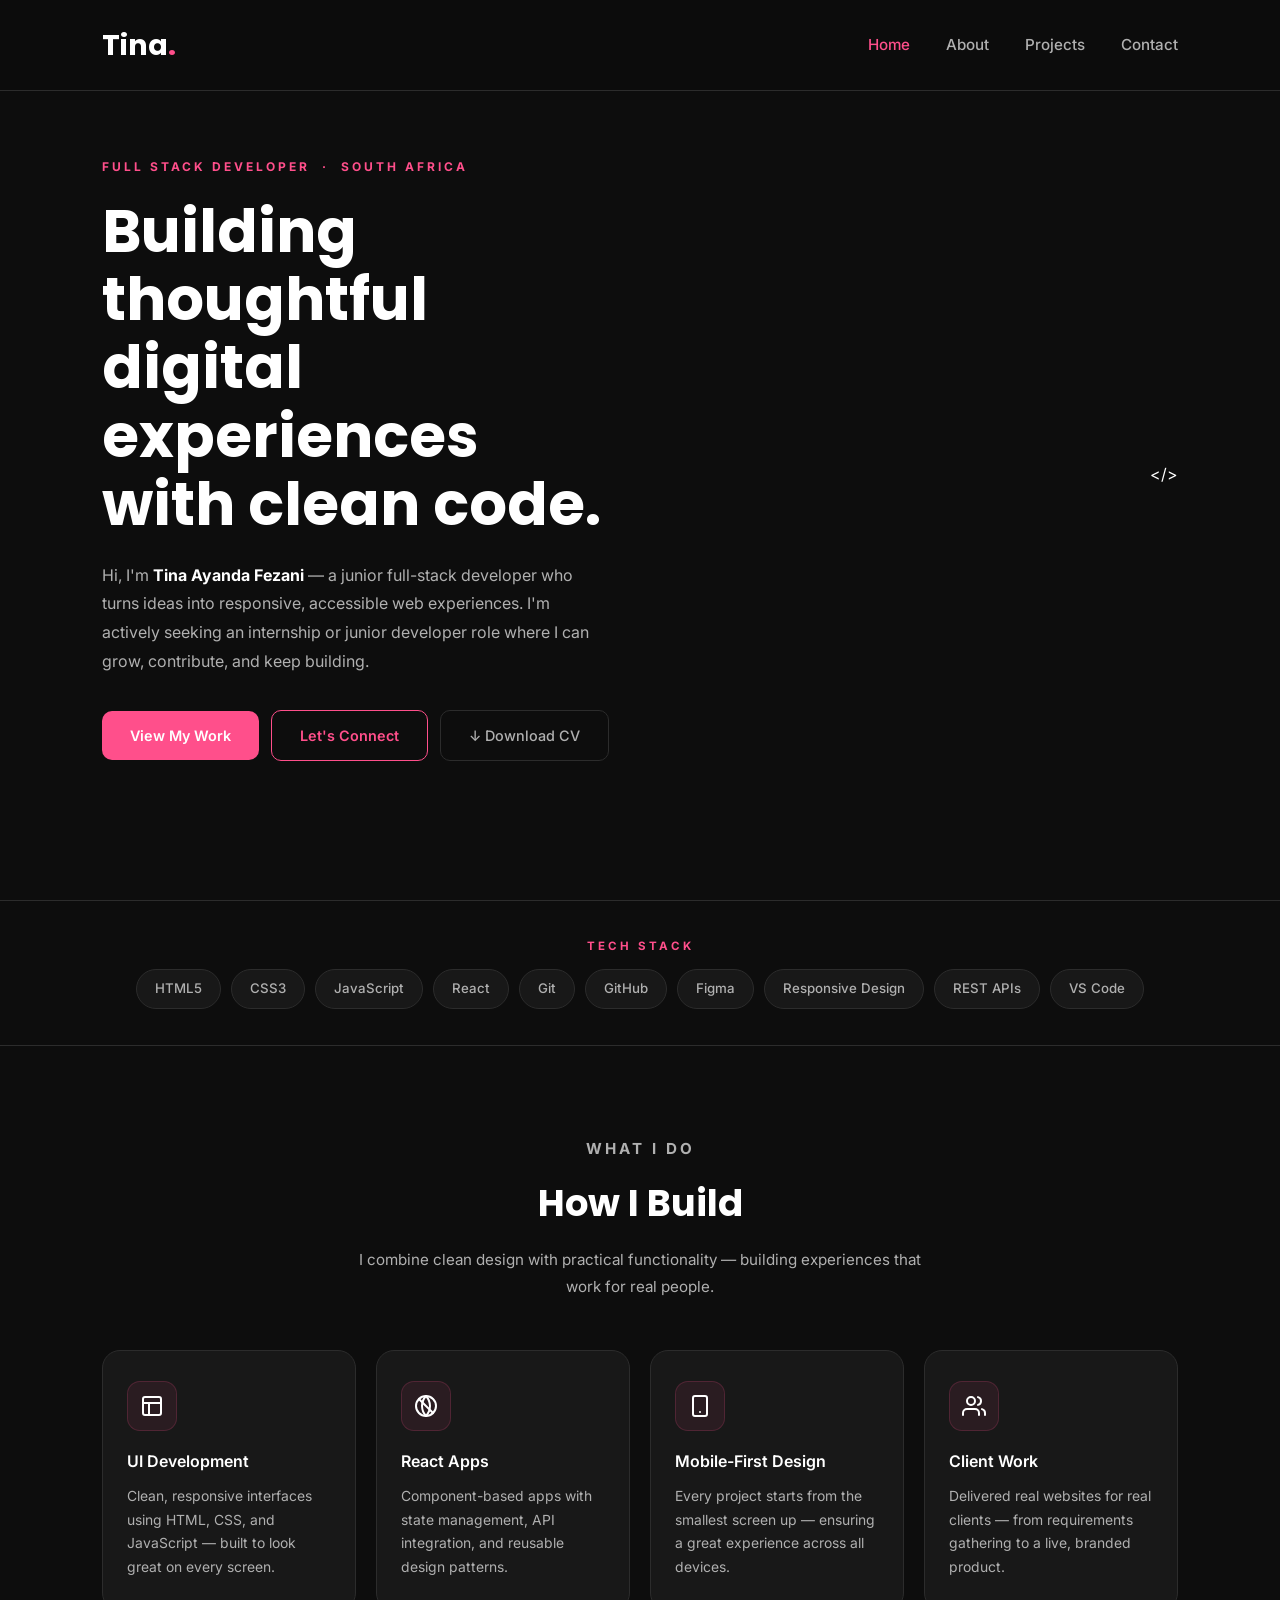
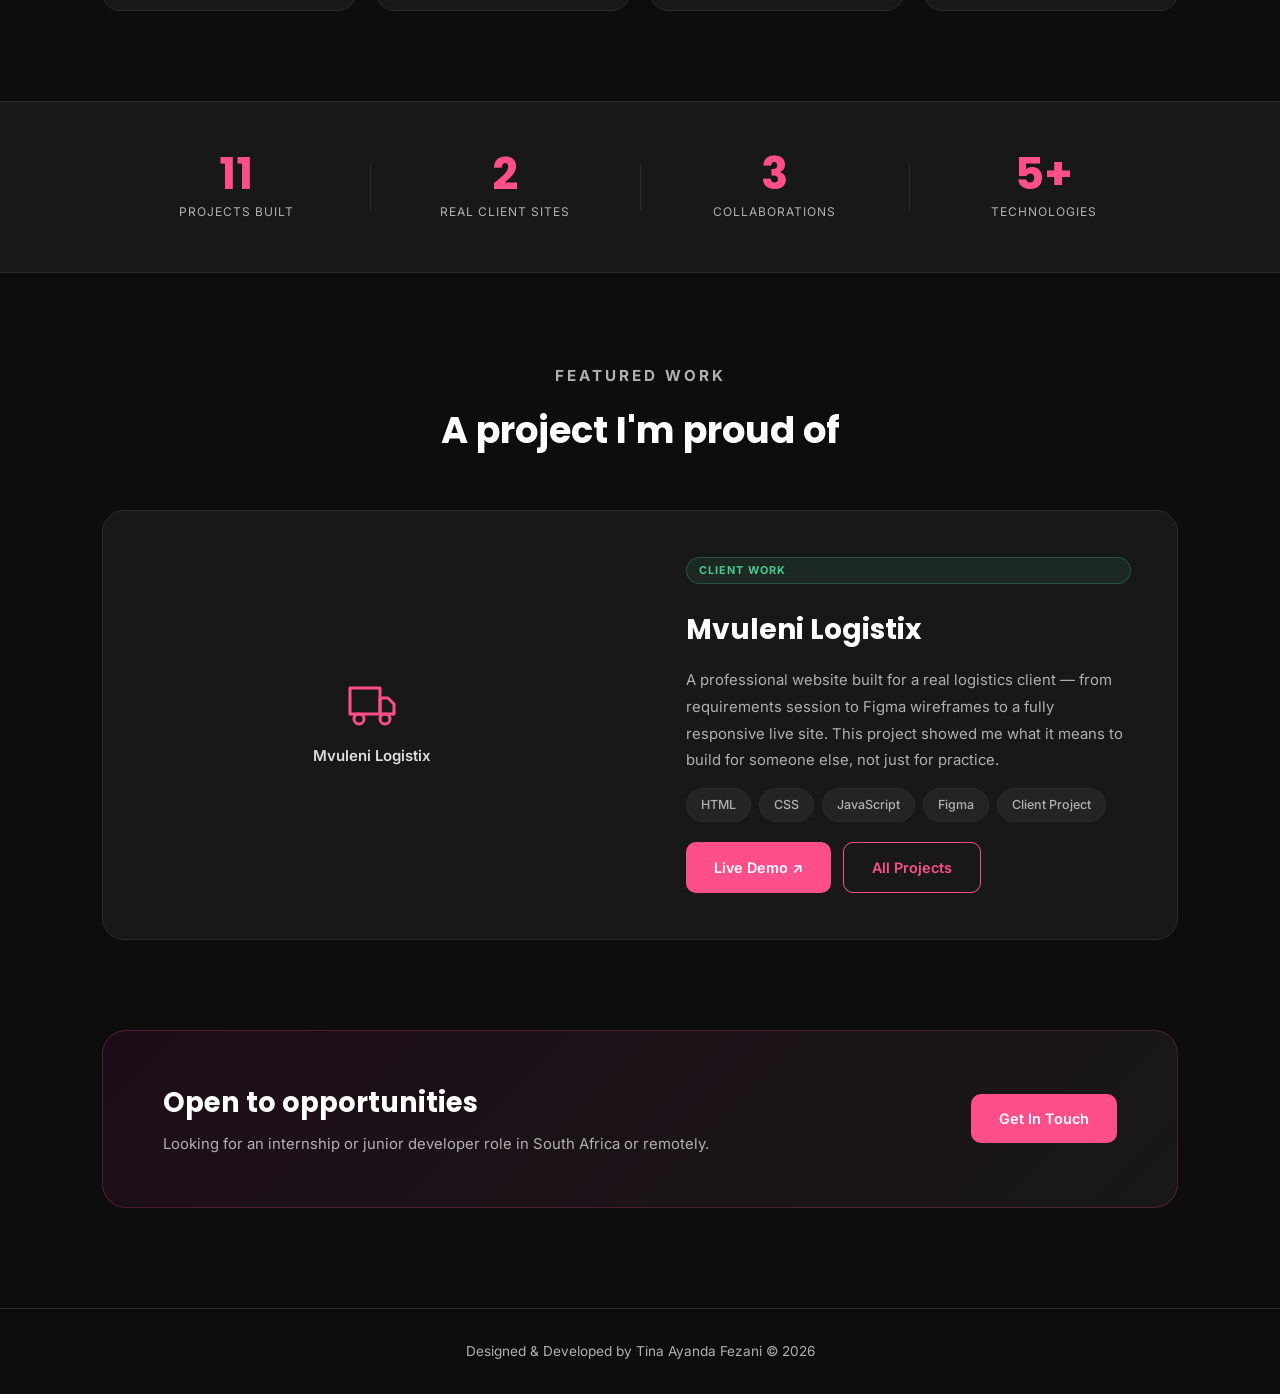
<file: index.html>
<!DOCTYPE html>
<html lang="en">

<head>
    <meta charset="UTF-8">
    <meta name="viewport" content="width=device-width, initial-scale=1.0">
    <title>Tina Ayanda Fezani | Full Stack Developer</title>

    <link rel="stylesheet" href="css/style.css">

    <link rel="preconnect" href="https://fonts.googleapis.com">
    <link rel="preconnect" href="https://fonts.gstatic.com" crossorigin>
    <link href="https://fonts.googleapis.com/css2?family=Inter:wght@400;500;600;700&family=Poppins:wght@500;600;700&display=swap" rel="stylesheet">
</head>

<body>

    <!-- =====================================================
         NAVBAR
    ===================================================== -->
    <header class="navbar">
        <div class="logo">Tina<span>.</span></div>
        <nav>
            <ul>
                <li><a href="index.html" class="active">Home</a></li>
                <li><a href="about.html">About</a></li>
                <li><a href="projects.html">Projects</a></li>
                <li><a href="contact.html">Contact</a></li>
            </ul>
        </nav>
    </header>


    <main>

        <!-- =====================================================
             HERO
        ===================================================== -->
        <section class="hero">

            <div class="hero-content">

                <p class="subtitle fade-in-delay-1">FULL STACK DEVELOPER &nbsp;&middot;&nbsp; SOUTH AFRICA</p>

                <h1 class="fade-in-delay-2">
                    Building thoughtful<br>
                    digital experiences<br>
                    with clean code.
                </h1>

                <p class="description fade-in-delay-3">
                    Hi, I'm <strong>Tina Ayanda Fezani</strong> — a junior full-stack developer
                    who turns ideas into responsive, accessible web experiences.
                    I'm actively seeking an internship or junior developer role where I can
                    grow, contribute, and keep building.
                </p>

                <div class="hero-actions fade-in-delay-4">
                    <a href="projects.html" class="primary-btn">View My Work</a>
                    <a href="contact.html" class="secondary-btn">Let's Connect</a>
                    <a href="assets/Tina_Ayanda_Fezani_CV_pdf.pdf" class="outline-btn" target="_blank" rel="noopener noreferrer">
                        &#8595; Download CV
                    </a>
                </div>



            </div>

            <!-- Right side — abstract glow blob, no photo -->
            <div class="hero-visual fade-in-delay-2">
                <div class="hero-blob">
                    <div class="blob-ring blob-ring-1"></div>
                    <div class="blob-ring blob-ring-2"></div>
                    <div class="blob-core">
                        <span class="blob-label">&lt;/&gt;</span>
                    </div>
                </div>
            </div>

        </section>


        <!-- =====================================================
             SKILLS STRIP
        ===================================================== -->
        <section class="skills-strip fade-in-delay-4">
            <p class="section-label">TECH STACK</p>
            <div class="skills-row">
                <span>HTML5</span>
                <span>CSS3</span>
                <span>JavaScript</span>
                <span>React</span>
                <span>Git</span>
                <span>GitHub</span>
                <span>Figma</span>
                <span>Responsive Design</span>
                <span>REST APIs</span>
                <span>VS Code</span>
            </div>
        </section>


        <!-- =====================================================
             WHAT I DO
        ===================================================== -->
        <section class="what-i-do">

            <div class="section-heading">
                <p class="section-label">WHAT I DO</p>
                <h2>How I Build</h2>
                <p>I combine clean design with practical functionality — building experiences that work for real people.</p>
            </div>

            <div class="what-grid">

                <div class="what-card slide-up">
                    <div class="what-icon-wrap">
                        <svg xmlns="http://www.w3.org/2000/svg" width="24" height="24" viewBox="0 0 24 24" fill="none" stroke="currentColor" stroke-width="2" stroke-linecap="round" stroke-linejoin="round"><rect x="3" y="3" width="18" height="18" rx="2"/><path d="M3 9h18M9 21V9"/></svg>
                    </div>
                    <h3>UI Development</h3>
                    <p>Clean, responsive interfaces using HTML, CSS, and JavaScript — built to look great on every screen.</p>
                </div>

                <div class="what-card slide-up">
                    <div class="what-icon-wrap">
                        <svg xmlns="http://www.w3.org/2000/svg" width="24" height="24" viewBox="0 0 24 24" fill="none" stroke="currentColor" stroke-width="2" stroke-linecap="round" stroke-linejoin="round"><circle cx="12" cy="12" r="10"/><path d="m4.93 4.93 14.14 14.14"/><path d="M12 2a15.3 15.3 0 0 1 4 10 15.3 15.3 0 0 1-4 10 15.3 15.3 0 0 1-4-10A15.3 15.3 0 0 1 12 2z"/></svg>
                    </div>
                    <h3>React Apps</h3>
                    <p>Component-based apps with state management, API integration, and reusable design patterns.</p>
                </div>

                <div class="what-card slide-up">
                    <div class="what-icon-wrap">
                        <svg xmlns="http://www.w3.org/2000/svg" width="24" height="24" viewBox="0 0 24 24" fill="none" stroke="currentColor" stroke-width="2" stroke-linecap="round" stroke-linejoin="round"><rect x="5" y="2" width="14" height="20" rx="2"/><path d="M12 18h.01"/></svg>
                    </div>
                    <h3>Mobile-First Design</h3>
                    <p>Every project starts from the smallest screen up — ensuring a great experience across all devices.</p>
                </div>

                <div class="what-card slide-up">
                    <div class="what-icon-wrap">
                        <svg xmlns="http://www.w3.org/2000/svg" width="24" height="24" viewBox="0 0 24 24" fill="none" stroke="currentColor" stroke-width="2" stroke-linecap="round" stroke-linejoin="round"><path d="M17 21v-2a4 4 0 0 0-4-4H5a4 4 0 0 0-4 4v2"/><circle cx="9" cy="7" r="4"/><path d="M23 21v-2a4 4 0 0 0-3-3.87"/><path d="M16 3.13a4 4 0 0 1 0 7.75"/></svg>
                    </div>
                    <h3>Client Work</h3>
                    <p>Delivered real websites for real clients — from requirements gathering to a live, branded product.</p>
                </div>

            </div>

        </section>


        <!-- =====================================================
             STATS ROW
        ===================================================== -->
        <section class="stats-row slide-up">
            <div class="stat-item">
                <span class="stat-number">11</span>
                <span class="stat-label">Projects Built</span>
            </div>
            <div class="stat-divider"></div>
            <div class="stat-item">
                <span class="stat-number">2</span>
                <span class="stat-label">Real Client Sites</span>
            </div>
            <div class="stat-divider"></div>
            <div class="stat-item">
                <span class="stat-number">3</span>
                <span class="stat-label">Collaborations</span>
            </div>
            <div class="stat-divider"></div>
            <div class="stat-item">
                <span class="stat-number">5+</span>
                <span class="stat-label">Technologies</span>
            </div>
        </section>


        <!-- =====================================================
             FEATURED PROJECT
        ===================================================== -->
        <section class="featured-project">

            <div class="section-heading">
                <p class="section-label">FEATURED WORK</p>
                <h2>A project I'm proud of</h2>
            </div>

            <div class="featured-card slide-up">

                <div class="featured-img proj-logistix-bg">
                    <div class="featured-img-inner">
                        <svg xmlns="http://www.w3.org/2000/svg" width="48" height="48" viewBox="0 0 24 24" fill="none" stroke="#ff4f8b" stroke-width="1.5" stroke-linecap="round" stroke-linejoin="round"><rect x="1" y="3" width="15" height="13"/><polygon points="16 8 20 8 23 11 23 16 16 16 16 8"/><circle cx="5.5" cy="18.5" r="2.5"/><circle cx="18.5" cy="18.5" r="2.5"/></svg>
                        <span>Mvuleni Logistix</span>
                    </div>
                </div>

                <div class="featured-info">
                    <span class="proj-pill pill-personal">Client Work</span>
                    <h3>Mvuleni Logistix</h3>
                    <p>
                        A professional website built for a real logistics client — from requirements
                        session to Figma wireframes to a fully responsive live site. This project
                        showed me what it means to build for someone else, not just for practice.
                    </p>
                    <div class="project-tags">
                        <span>HTML</span>
                        <span>CSS</span>
                        <span>JavaScript</span>
                        <span>Figma</span>
                        <span>Client Project</span>
                    </div>
                    <div class="featured-actions">
                        <a href="https://ayandarrrr.github.io/mvuleni-logistix-website/" class="primary-btn" target="_blank" rel="noopener noreferrer">Live Demo &#8599;</a>
                        <a href="projects.html" class="secondary-btn">All Projects</a>
                    </div>
                </div>

            </div>

        </section>


        <!-- =====================================================
             CTA BANNER
        ===================================================== -->
        <section class="cta-banner slide-up">
            <div class="cta-content">
                <h2>Open to opportunities</h2>
                <p>Looking for an internship or junior developer role in South Africa or remotely.</p>
            </div>
            <a href="contact.html" class="primary-btn">Get In Touch</a>
        </section>

    </main>


    <!-- =====================================================
         FOOTER
    ===================================================== -->
    <footer>
        <p>Designed &amp; Developed by Tina Ayanda Fezani &copy; 2026</p>
    </footer>

    <script src="js/script.js"></script>

</body>
</html>
</file>
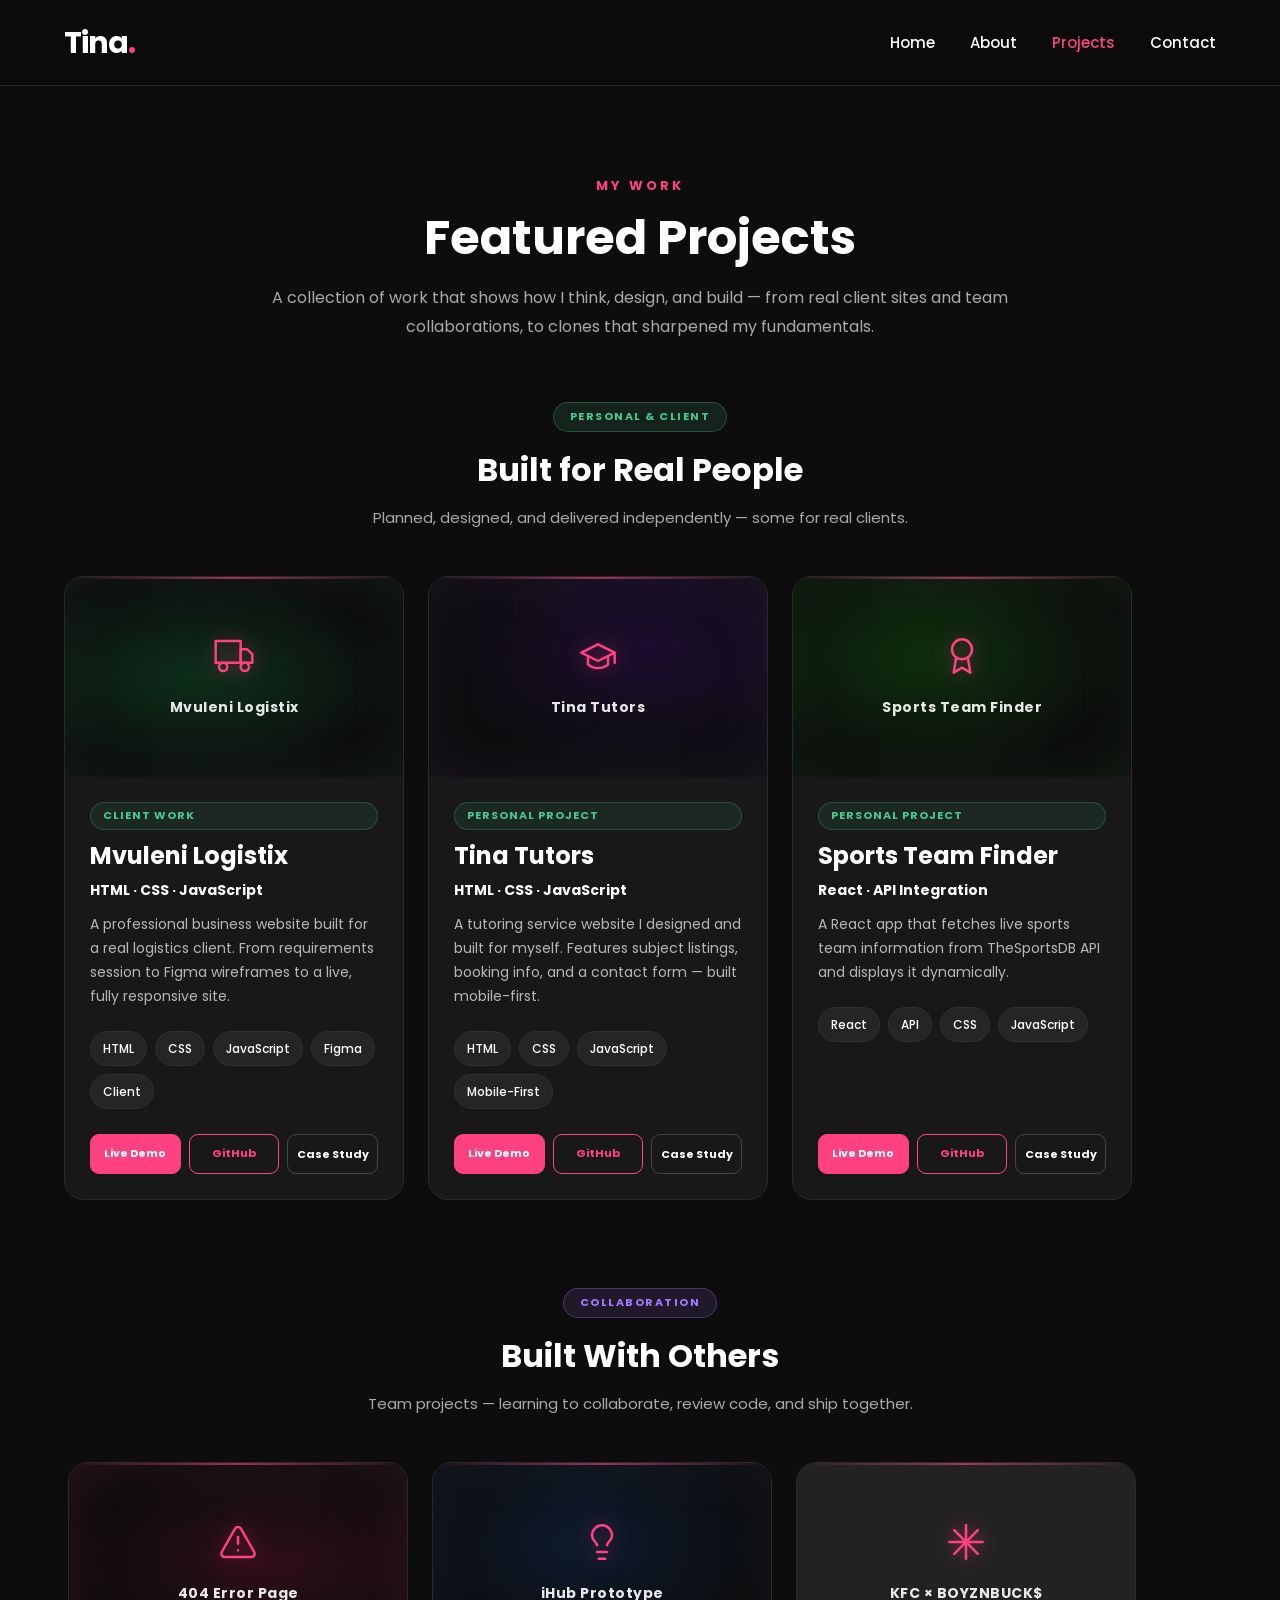
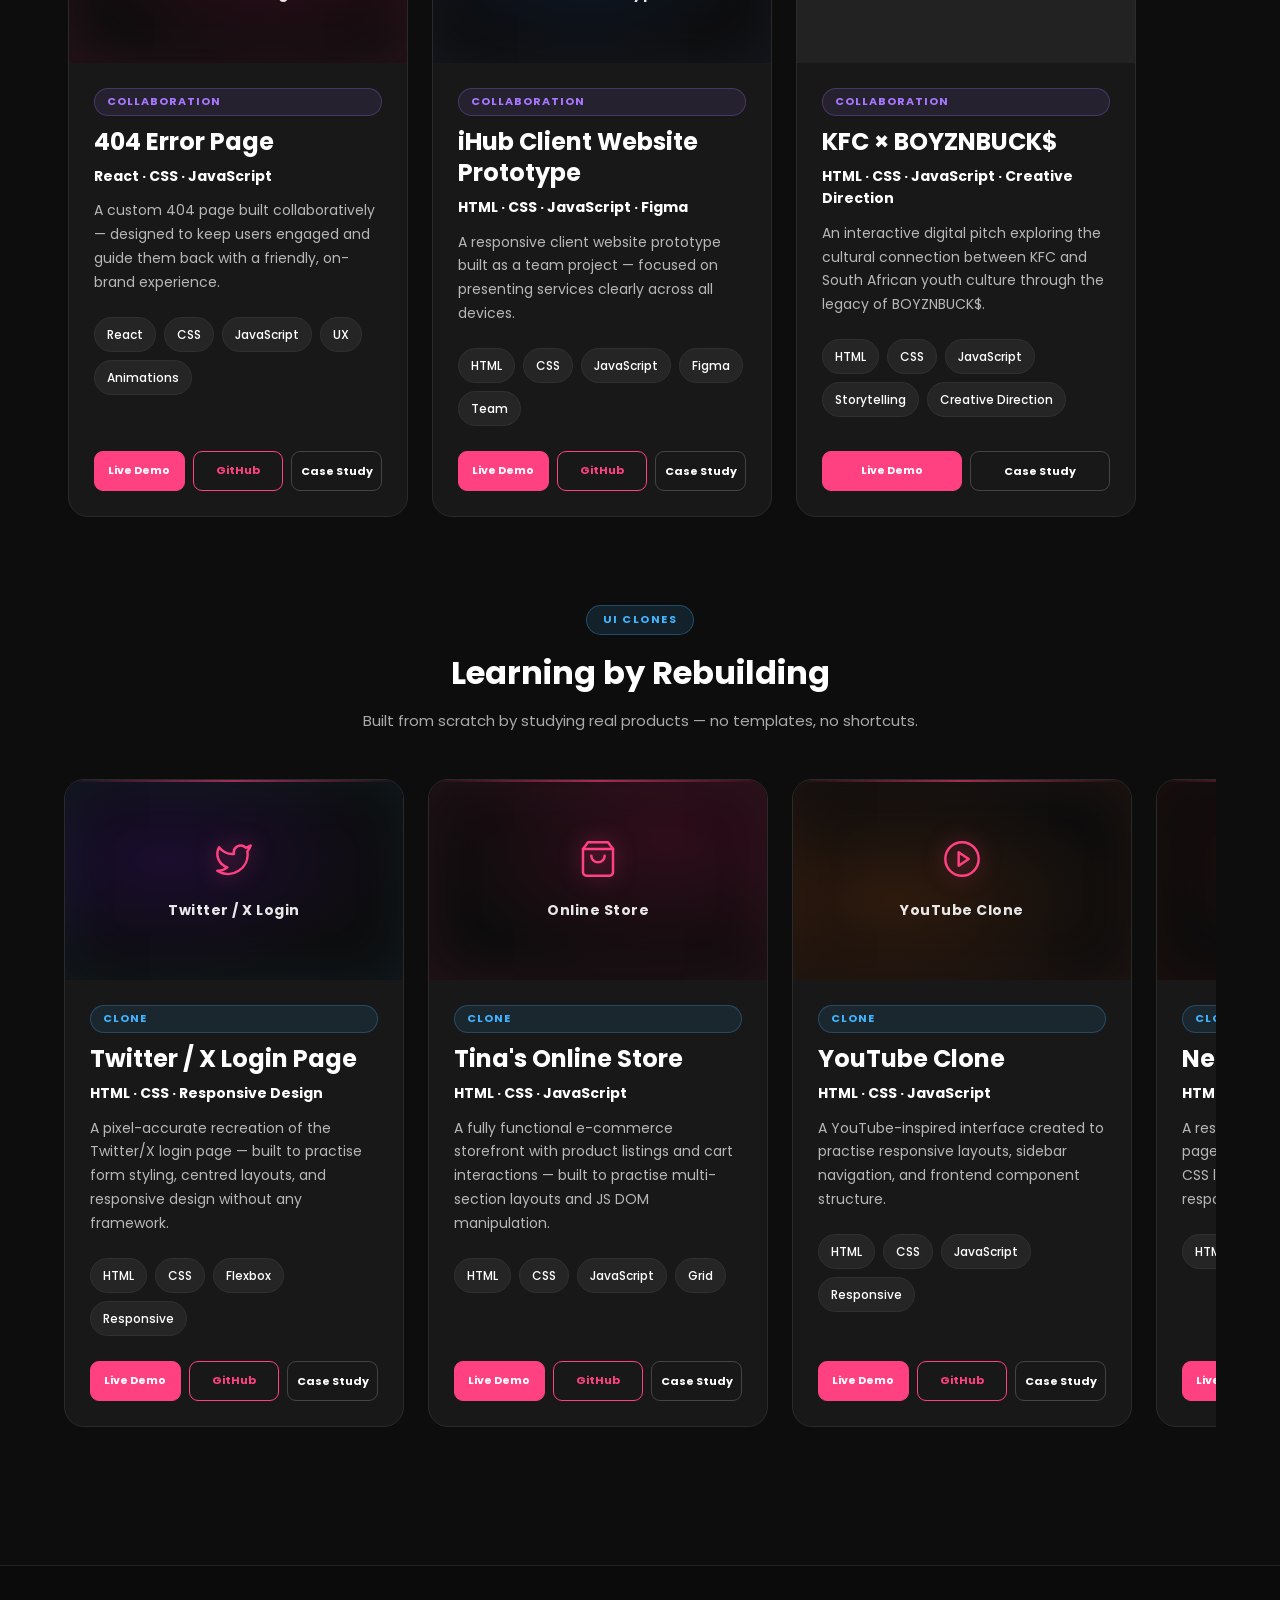
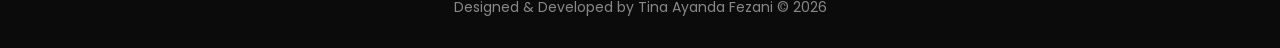
<file: projects.html>
<!DOCTYPE html>
<html lang="en">

<head>
    <meta charset="UTF-8">
    <meta name="viewport" content="width=device-width, initial-scale=1.0">
    <title>Projects | Tina Ayanda Fezani</title>

    <link rel="preconnect" href="https://fonts.googleapis.com">
    <link rel="preconnect" href="https://fonts.gstatic.com" crossorigin>
    <link href="https://fonts.googleapis.com/css2?family=Poppins:wght@300;400;500;600;700&display=swap" rel="stylesheet">

    <link rel="stylesheet" href="style.css">
</head>

<body>


<header class="navbar">
    <div class="nav-container">
        <a href="index.html" class="logo">Tina<span>.</span></a>
        <nav class="nav-links">
            <a href="index.html">Home</a>
            <a href="about.html">About</a>
            <a href="projects.html" class="active">Projects</a>
            <a href="contact.html">Contact</a>
        </nav>
    </div>
</header>


<main>
    <section class="projects-section">
        <div class="projects-container">

            <!-- Page heading -->
            <div class="projects-heading fade-in">
                <p class="section-label">MY WORK</p>
                <h1>Featured Projects</h1>
                <p class="section-description">
                    A collection of work that shows how I think, design, and build —
                    from real client sites and team collaborations, to clones that
                    sharpened my fundamentals.
                </p>
            </div>


            <!--  SECTION 1 —PERSONAL & CLIENT -->
            <div class="category-header slide-up">
                <span class="cat-pill cat-personal">Personal &amp; Client</span>
                <h2 class="cat-title">Built for Real People</h2>
                <p class="cat-desc">Planned, designed, and delivered independently — some for real clients.</p>
            </div>

            <div class="projects-row">

                <!-- 1. Mvuleni Logistix -->
                <article class="project-card slide-up">
                    <div class="project-image proj-logistix">
                        <div class="proj-img-label">
                            <svg xmlns="http://www.w3.org/2000/svg" width="40" height="40" viewBox="0 0 24 24" fill="none" stroke="#ff4081" stroke-width="1.5" stroke-linecap="round" stroke-linejoin="round" class="proj-svg-icon"><rect x="1" y="3" width="15" height="13"/><polygon points="16 8 20 8 23 11 23 16 16 16 16 8"/><circle cx="5.5" cy="18.5" r="2.5"/><circle cx="18.5" cy="18.5" r="2.5"/></svg>
                            <span>Mvuleni Logistix</span>
                        </div>
                    </div>
                    <div class="project-content">
                        <p class="proj-pill pill-personal">Client Work</p>
                        <h2>Mvuleni Logistix</h2>
                        <p class="project-type">HTML · CSS · JavaScript</p>
                        <p class="project-description">
                            A professional business website built for a real logistics client.
                            From requirements session to Figma wireframes to a live,
                            fully responsive site.
                        </p>
                        <div class="project-tags">
                            <span>HTML</span><span>CSS</span><span>JavaScript</span><span>Figma</span><span>Client</span>
                        </div>
                        <div class="project-buttons">
                            <a href="https://ayandarrrr.github.io/mvuleni-logistix-website/" class="btn btn-live" target="_blank" rel="noopener noreferrer">Live Demo</a>
                            <a href="https://github.com/Ayandarrrr/mvuleni-logistix-website" class="btn btn-github" target="_blank" rel="noopener noreferrer">GitHub</a>
                            <button type="button" class="btn btn-case" onclick="openCaseStudy('logistix')">Case Study</button>
                        </div>
                    </div>
                </article>

                <!-- 2. Tina Tutors -->
                <article class="project-card slide-up">
                    <div class="project-image proj-tutors">
                        <div class="proj-img-label">
                            <svg xmlns="http://www.w3.org/2000/svg" width="40" height="40" viewBox="0 0 24 24" fill="none" stroke="#ff4081" stroke-width="1.5" stroke-linecap="round" stroke-linejoin="round" class="proj-svg-icon"><path d="M22 10v6M2 10l10-5 10 5-10 5z"/><path d="M6 12v5c3 3 9 3 12 0v-5"/></svg>
                            <span>Tina Tutors</span>
                        </div>
                    </div>
                    <div class="project-content">
                        <p class="proj-pill pill-personal">Personal Project</p>
                        <h2>Tina Tutors</h2>
                        <p class="project-type">HTML · CSS · JavaScript</p>
                        <p class="project-description">
                            A tutoring service website I designed and built for myself.
                            Features subject listings, booking info, and a contact form
                            — built mobile-first.
                        </p>
                        <div class="project-tags">
                            <span>HTML</span><span>CSS</span><span>JavaScript</span><span>Mobile-First</span>
                        </div>
                        <div class="project-buttons">
                            <a href="https://ayandarrrr.github.io/Tina-Tutors/" class="btn btn-live" target="_blank" rel="noopener noreferrer">Live Demo</a>
                            <a href="https://github.com/Ayandarrrr/Tina-Tutors" class="btn btn-github" target="_blank" rel="noopener noreferrer">GitHub</a>
                            <button type="button" class="btn btn-case" onclick="openCaseStudy('tutors')">Case Study</button>
                        </div>
                    </div>
                </article>

                <!-- 3. Sports Team Finder -->
                <article class="project-card slide-up">
                    <div class="project-image proj-sports">
                        <div class="proj-img-label">
                            <svg xmlns="http://www.w3.org/2000/svg" width="40" height="40" viewBox="0 0 24 24" fill="none" stroke="#ff4081" stroke-width="1.5" stroke-linecap="round" stroke-linejoin="round" class="proj-svg-icon"><circle cx="12" cy="8" r="6"/><path d="M15.477 12.89 17 22l-5-3-5 3 1.523-9.11"/></svg>
                            <span>Sports Team Finder</span>
                        </div>
                    </div>
                    <div class="project-content">
                        <p class="proj-pill pill-personal">Personal Project</p>
                        <h2>Sports Team Finder</h2>
                        <p class="project-type">React · API Integration</p>
                        <p class="project-description">
                            A React app that fetches live sports team information from
                            TheSportsDB API and displays it dynamically.
                        </p>
                        <div class="project-tags">
                            <span>React</span><span>API</span><span>CSS</span><span>JavaScript</span>
                        </div>
                        <div class="project-buttons">
                            <a href="#" class="btn btn-live" target="_blank" rel="noopener noreferrer">Live Demo</a>
                            <a href="https://github.com/Ayandarrrr/sports-team-finder" class="btn btn-github" target="_blank" rel="noopener noreferrer">GitHub</a>
                            <button type="button" class="btn btn-case" onclick="openCaseStudy('sports')">Case Study</button>
                        </div>
                    </div>
                </article>

               

                <!-- 5. To-Do List -->
                <article class="project-card slide-up">
                    <div class="project-image proj-todo">
                        <div class="proj-img-label">
                            <svg xmlns="http://www.w3.org/2000/svg" width="40" height="40" viewBox="0 0 24 24" fill="none" stroke="#ff4081" stroke-width="1.5" stroke-linecap="round" stroke-linejoin="round" class="proj-svg-icon"><path d="M9 11l3 3L22 4"/><path d="M21 12v7a2 2 0 0 1-2 2H5a2 2 0 0 1-2-2V5a2 2 0 0 1 2-2h11"/></svg>
                            <span>To-Do List</span>
                        </div>
                    </div>
                    <div class="project-content">
                        <p class="proj-pill pill-personal">Personal Project</p>
                        <h2>To-Do List</h2>
                        <p class="project-type">HTML · CSS · JavaScript</p>
                        <p class="project-description">
                            A task management app with Local Storage persistence —
                            tasks survive page refreshes and the UI stays clean.
                        </p>
                        <div class="project-tags">
                            <span>HTML</span><span>CSS</span><span>JavaScript</span><span>Local Storage</span>
                        </div>
                        <div class="project-buttons">
                            <a href="https://ayandarrrr.github.io/My-To-Do-List/" class="btn btn-live" target="_blank" rel="noopener noreferrer">Live Demo</a>
                            <a href="https://github.com/Ayandarrrr/My-To-Do-List" class="btn btn-github" target="_blank" rel="noopener noreferrer">GitHub</a>
                            <button type="button" class="btn btn-case" onclick="openCaseStudy('todo')">Case Study</button>
                        </div>
                    </div>
                </article>

            </div><!-- /personal row -->


            <!-- COLLABORATION -->
            <div class="category-header slide-up">
                <span class="cat-pill cat-collab">Collaboration</span>
                <h2 class="cat-title">Built With Others</h2>
                <p class="cat-desc">Team projects — learning to collaborate, review code, and ship together.</p>
            </div>

            <div class="projects-row">

                <!-- 1. 404 Error Page -->
                <article class="project-card slide-up">
                    <div class="project-image proj-404">
                        <div class="proj-img-label">
                            <svg xmlns="http://www.w3.org/2000/svg" width="40" height="40" viewBox="0 0 24 24" fill="none" stroke="#ff4081" stroke-width="1.5" stroke-linecap="round" stroke-linejoin="round" class="proj-svg-icon"><path d="m21.73 18-8-14a2 2 0 0 0-3.48 0l-8 14A2 2 0 0 0 4 21h16a2 2 0 0 0 1.73-3Z"/><path d="M12 9v4M12 17h.01"/></svg>
                            <span>404 Error Page</span>
                        </div>
                    </div>
                    <div class="project-content">
                        <p class="proj-pill pill-collab">Collaboration</p>
                        <h2>404 Error Page</h2>
                        <p class="project-type">React · CSS · JavaScript</p>
                        <p class="project-description">
                            A custom 404 page built collaboratively — designed to keep
                            users engaged and guide them back with a friendly,
                            on-brand experience.
                        </p>
                        <div class="project-tags">
                            <span>React</span><span>CSS</span><span>JavaScript</span><span>UX</span><span>Animations</span>
                        </div>
                        <div class="project-buttons">
                            <a href="https://error404-jade.vercel.app/" class="btn btn-live" target="_blank" rel="noopener noreferrer">Live Demo</a>
                            <a href="https://github.com/naledimathebula/error404" class="btn btn-github" target="_blank" rel="noopener noreferrer">GitHub</a>
                            <button type="button" class="btn btn-case" onclick="openCaseStudy('error404')">Case Study</button>
                        </div>
                    </div>
                </article>

                <!-- 2. iHub Prototype -->
                <article class="project-card slide-up">
                    <div class="project-image proj-ihub">
                        <div class="proj-img-label">
                            <svg xmlns="http://www.w3.org/2000/svg" width="40" height="40" viewBox="0 0 24 24" fill="none" stroke="#ff4081" stroke-width="1.5" stroke-linecap="round" stroke-linejoin="round" class="proj-svg-icon"><path d="M15 14c.2-1 .7-1.7 1.5-2.5 1-.9 1.5-2.2 1.5-3.5A6 6 0 0 0 6 8c0 1 .2 2.2 1.5 3.5.7.7 1.3 1.5 1.5 2.5"/><path d="M9 18h6M10 22h4"/></svg>
                            <span>iHub Prototype</span>
                        </div>
                    </div>
                    <div class="project-content">
                        <p class="proj-pill pill-collab">Collaboration</p>
                        <h2>iHub Client Website Prototype</h2>
                        <p class="project-type">HTML · CSS · JavaScript · Figma</p>
                        <p class="project-description">
                            A responsive client website prototype built as a team project
                            — focused on presenting services clearly across all devices.
                        </p>
                        <div class="project-tags">
                            <span>HTML</span><span>CSS</span><span>JavaScript</span><span>Figma</span><span>Team</span>
                        </div>
                        <div class="project-buttons">
                            <a href="https://client-website-prototype-i-hub.vercel.app/" class="btn btn-live" target="_blank" rel="noopener noreferrer">Live Demo</a>
                            <a href="https://github.com/KMukendi10/Client-Website-Prototype-iHub" class="btn btn-github" target="_blank" rel="noopener noreferrer">GitHub</a>
                            <button type="button" class="btn btn-case" onclick="openCaseStudy('ihub')">Case Study</button>
                        </div>
                    </div>
                </article> 
                  
                
               <!-- 1. KFC × BOYZNBUCK$ -->
                <article class="project-card slide-up">
                    <div class="project-image proj-boyznbucks">
                        <div class="proj-img-label">
                            <svg xmlns="http://www.w3.org/2000/svg" width="40" height="40" viewBox="0 0 24 24" fill="none" stroke="#ff4081" stroke-width="1.5" stroke-linecap="round" stroke-linejoin="round" class="proj-svg-icon"> <path d="M12 2v20"/> <path d="M2 12h20"/> <path d="M4.93 4.93l14.14 14.14"/> <path d="M19.07 4.93 4.93 19.07"/> </svg>
                            <span>KFC × BOYZNBUCK$</span>
                       </div>
                   </div>
                   <div class="project-content">
                                 <p class="proj-pill pill-collab">Collaboration</p>
                                 <h2>KFC × BOYZNBUCK$</h2>
                                <p class="project-type">HTML · CSS · JavaScript · Creative Direction</p>
                                 <p class="project-description">
                                     An interactive digital pitch exploring the cultural connection
                                     between KFC and South African youth culture through the legacy
                                     of BOYZNBUCK$.
                                 </p>

                        <div class="project-tags">
                         <span>HTML</span><span>CSS</span><span>JavaScript</span><span>Storytelling</span> <span>Creative Direction</span>
                       </div>
                           <div class="project-buttons">

            <a href="https://kfc-x-boyznbucks.vercel.app/" class="btn btn-live" target="_blank"rel="noopener noreferrer"> Live Demo </a>

            <button type="button"
                    class="btn btn-case"
                    onclick="openCaseStudy('boyznbucks')">
                Case Study
             </button>

             </div>

              </div>

          </article>


 

                
                

            </div><!-- /collab row -->


            <!-- UI CLONES -->
            <div class="category-header slide-up">
                <span class="cat-pill cat-clone">UI Clones</span>
                <h2 class="cat-title">Learning by Rebuilding</h2>
                <p class="cat-desc">Built from scratch by studying real products — no templates, no shortcuts.</p>
            </div>

            <div class="projects-row">

                <!-- 1. Twitter / X Login -->
                <article class="project-card slide-up">
                    <div class="project-image proj-twitter">
                        <div class="proj-img-label">
                            <svg xmlns="http://www.w3.org/2000/svg" width="40" height="40" viewBox="0 0 24 24" fill="none" stroke="#ff4081" stroke-width="1.5" stroke-linecap="round" stroke-linejoin="round" class="proj-svg-icon"><path d="M22 4s-.7 2.1-2 3.4c1.6 10-9.4 17.3-18 11.6 2.2.1 4.4-.6 6-2C3 15.5.5 9.6 3 5c2.2 2.7 5.5 4.3 9 4-.9-4.2 4-6.6 7-3.8 1.1 0 3-1.2 3-1.2z"/></svg>
                            <span>Twitter / X Login</span>
                        </div>
                    </div>
                    <div class="project-content">
                        <p class="proj-pill pill-clone">Clone</p>
                        <h2>Twitter / X Login Page</h2>
                        <p class="project-type">HTML · CSS · Responsive Design</p>
                        <p class="project-description">
                            A pixel-accurate recreation of the Twitter/X login page —
                            built to practise form styling, centred layouts, and
                            responsive design without any framework.
                        </p>
                        <div class="project-tags">
                            <span>HTML</span><span>CSS</span><span>Flexbox</span><span>Responsive</span>
                        </div>
                        <div class="project-buttons">
                            <a href="https://ayandarrrr.github.io/twitter/login.html" class="btn btn-live" target="_blank" rel="noopener noreferrer">Live Demo</a>
                            <a href="https://github.com/Ayandarrrr/twitter" class="btn btn-github" target="_blank" rel="noopener noreferrer">GitHub</a>
                            <button type="button" class="btn btn-case" onclick="openCaseStudy('twitter')">Case Study</button>
                        </div>
                    </div>
                </article>

                <!-- 2. Online Store -->
                <article class="project-card slide-up">
                    <div class="project-image proj-store">
                        <div class="proj-img-label">
                            <svg xmlns="http://www.w3.org/2000/svg" width="40" height="40" viewBox="0 0 24 24" fill="none" stroke="#ff4081" stroke-width="1.5" stroke-linecap="round" stroke-linejoin="round" class="proj-svg-icon"><path d="M6 2 3 6v14a2 2 0 0 0 2 2h14a2 2 0 0 0 2-2V6l-3-4Z"/><path d="M3 6h18M16 10a4 4 0 0 1-8 0"/></svg>
                            <span>Online Store</span>
                        </div>
                    </div>
                    <div class="project-content">
                        <p class="proj-pill pill-clone">Clone</p>
                        <h2>Tina's Online Store</h2>
                        <p class="project-type">HTML · CSS · JavaScript</p>
                        <p class="project-description">
                            A fully functional e-commerce storefront with product listings
                            and cart interactions — built to practise multi-section
                            layouts and JS DOM manipulation.
                        </p>
                        <div class="project-tags">
                            <span>HTML</span><span>CSS</span><span>JavaScript</span><span>Grid</span>
                        </div>
                        <div class="project-buttons">
                            <a href="https://ayandarrrr.github.io/Tina-s-Online-Store/" class="btn btn-live" target="_blank" rel="noopener noreferrer">Live Demo</a>
                            <a href="https://github.com/Ayandarrrr/Tina-s-Online-Store" class="btn btn-github" target="_blank" rel="noopener noreferrer">GitHub</a>
                            <button type="button" class="btn btn-case" onclick="openCaseStudy('onlinestore')">Case Study</button>
                        </div>
                    </div>
                </article>

                <!-- 3. YouTube Clone -->
                <article class="project-card slide-up">
                    <div class="project-image proj-youtube">
                        <div class="proj-img-label">
                            <svg xmlns="http://www.w3.org/2000/svg" width="40" height="40" viewBox="0 0 24 24" fill="none" stroke="#ff4081" stroke-width="1.5" stroke-linecap="round" stroke-linejoin="round" class="proj-svg-icon"><circle cx="12" cy="12" r="10"/><polygon points="10 8 16 12 10 16 10 8"/></svg>
                            <span>YouTube Clone</span>
                        </div>
                    </div>
                    <div class="project-content">
                        <p class="proj-pill pill-clone">Clone</p>
                        <h2>YouTube Clone</h2>
                        <p class="project-type">HTML · CSS · JavaScript</p>
                        <p class="project-description">
                            A YouTube-inspired interface created to practise responsive
                            layouts, sidebar navigation, and frontend component structure.
                        </p>
                        <div class="project-tags">
                            <span>HTML</span><span>CSS</span><span>JavaScript</span><span>Responsive</span>
                        </div>
                        <div class="project-buttons">
                            <a href="https://tina-youtube.netlify.app/" class="btn btn-live" target="_blank" rel="noopener noreferrer">Live Demo</a>
                            <a href="https://github.com/Ayandarrrr/youtube" class="btn btn-github" target="_blank" rel="noopener noreferrer">GitHub</a>
                            <button type="button" class="btn btn-case" onclick="openCaseStudy('youtube')">Case Study</button>
                        </div>
                    </div>
                </article>

                <!-- 4. Netflix Clone -->
                <article class="project-card slide-up">
                    <div class="project-image proj-netflix">
                        <div class="proj-img-label">
                            <svg xmlns="http://www.w3.org/2000/svg" width="40" height="40" viewBox="0 0 24 24" fill="none" stroke="#ff4081" stroke-width="1.5" stroke-linecap="round" stroke-linejoin="round" class="proj-svg-icon"><rect width="18" height="18" x="3" y="3" rx="2"/><path d="M7 3v18M17 3v18M3 7h4M3 11h18M3 15h18M17 7h4M7 19h4M13 19h4"/></svg>
                            <span>Netflix Clone</span>
                        </div>
                    </div>
                    <div class="project-content">
                        <p class="proj-pill pill-clone">Clone</p>
                        <h2>Netflix Clone</h2>
                        <p class="project-type">HTML · CSS · Responsive Design</p>
                        <p class="project-description">
                            A responsive Netflix-inspired landing page built to practise
                            HTML structure, CSS layout, and media query-driven
                            responsive design.
                        </p>
                        <div class="project-tags">
                            <span>HTML</span><span>CSS</span><span>Responsive</span>
                        </div>
                        <div class="project-buttons">
                            <a href="https://ayandarrrr.github.io/Tina_Netflix_Landing_Page_Clone/" class="btn btn-live" target="_blank" rel="noopener noreferrer">Live Demo</a>
                            <a href="https://github.com/Ayandarrrr/Tina_Netflix_Landing_Page_Clone" class="btn btn-github" target="_blank" rel="noopener noreferrer">GitHub</a>
                            <button type="button" class="btn btn-case" onclick="openCaseStudy('netflix')">Case Study</button>
                        </div>
                    </div>
                </article>


                 <!-- 4. Google Keep Clone -->
                <article class="project-card slide-up">
                    <div class="project-image proj-keep">
                        <div class="proj-img-label">
                            <svg xmlns="http://www.w3.org/2000/svg" width="40" height="40" viewBox="0 0 24 24" fill="none" stroke="#ff4081" stroke-width="1.5" stroke-linecap="round" stroke-linejoin="round" class="proj-svg-icon"><path d="M16 3H5a2 2 0 0 0-2 2v14a2 2 0 0 0 2 2h14a2 2 0 0 0 2-2V8Z"/><path d="M15 3v4a1 1 0 0 0 1 1h4"/><path d="M8 13h8M8 17h5"/></svg>
                            <span>Google Keep Clone</span>
                        </div>
                    </div>
                    <div class="project-content">
                        <p class="proj-pill pill-personal">Personal Project</p>
                        <h2>Google Keep Clone</h2>
                        <p class="project-type">React · JavaScript · CSS</p>
                        <p class="project-description">
                            A note-taking app inspired by Google Keep — built with
                            reusable React components and interactive state management.
                        </p>
                        <div class="project-tags">
                            <span>React</span><span>JavaScript</span><span>CSS</span><span>Vite</span>
                        </div>
                        <div class="project-buttons">
                            <a href="https://clinquant-heliotrope-a0a5e5.netlify.app/" class="btn btn-live" target="_blank" rel="noopener noreferrer">Live Demo</a>
                            <a href="https://github.com/Ayandarrrr/google-keep-clone-0.2" class="btn btn-github" target="_blank" rel="noopener noreferrer">GitHub</a>
                            <button type="button" class="btn btn-case" onclick="openCaseStudy('keep')">Case Study</button>
                        </div>
                    </div>
                </article>

            </div><!-- /clones row -->

        </div>
    </section>


    <!-- CASE STUDY MODAL -->
    <div id="caseStudyModal" class="case-study-modal">
        <div class="case-study-overlay" onclick="closeCaseStudy()"></div>
        <div class="case-study-box">

            <button type="button" class="case-study-close" onclick="closeCaseStudy()" aria-label="Close">&#x2715;</button>

            <p class="section-label">CASE STUDY</p>
            <h2 id="caseStudyTitle"></h2>

            <div class="case-study-content">
                <div class="case-study-item">
                    <h3>Overview</h3>
                    <p id="caseStudyOverview"></p>
                </div>
                <div class="case-study-item">
                    <h3>What I Built</h3>
                    <p id="caseStudyBuilt"></p>
                </div>
                <div class="case-study-item">
                    <h3>Technologies</h3>
                    <div class="case-study-tags" id="caseStudyTech"></div>
                </div>
                <div class="case-study-item">
                    <h3>Challenges</h3>
                    <p id="caseStudyChallenges"></p>
                </div>
                <div class="case-study-item">
                    <h3>What I Learned</h3>
                    <p id="caseStudyLearned"></p>
                </div>
            </div>

        </div>
    </div>

</main>


<!-- FOOTER -->
<footer class="footer">
    <p>Designed &amp; Developed by Tina Ayanda Fezani &copy; 2026</p>
</footer>


<!-- JAVASCRIPT -->
<script>
const caseStudies = {
    logistix: {
        title: "Mvuleni Logistix",
        overview: "A professional website built for a real logistics client who needed an online presence for their business.",
        built: "Ran a requirements session with the client, sketched a layout in Figma, then built the full site with semantic HTML, CSS custom properties, and vanilla JS.",
        technologies: ["HTML", "CSS", "JavaScript", "Figma", "Responsive Design"],
        challenges: "Translating the client's business identity — tone, services, and brand — into a clean digital experience without a formal design brief.",
        learned: "Gained real experience managing a stakeholder relationship, translating business needs into code, and delivering a live website to a client."
    },
    tutors: {
        title: "Tina Tutors",
        overview: "A tutoring service website I designed and built for myself to promote sessions and make it easy for students to get in touch.",
        built: "Adopted a mobile-first approach with a soft colour palette, clear CTAs, and a contact form. Focused on readability and approachability.",
        technologies: ["HTML", "CSS", "JavaScript", "Mobile-First Design", "Forms"],
        challenges: "Making the site feel warm and approachable while still looking professional, without relying on a heavy design system.",
        learned: "Deepened understanding of user-focused design, mobile-first CSS, and building service-oriented websites."
    },
    sports: {
        title: "Sports Team Finder",
        overview: "A React-based sports search app created to practise working with external APIs and displaying dynamic data.",
        built: "Built an interface where users can search for sports teams and view information returned from TheSportsDB API.",
        technologies: ["React", "JavaScript", "API", "CSS", "Vite"],
        challenges: "Working with API data and making sure the app handled returned information and loading states correctly.",
        learned: "Strengthened understanding of API integration, React components, and displaying dynamic content."
    },
    keep: {
        title: "Google Keep Clone",
        overview: "A productivity app inspired by Google Keep, created to practise React development, reusable components, and state management.",
        built: "Created a note-taking interface using reusable React components with add, display, and delete functionality.",
        technologies: ["React", "JavaScript", "CSS", "Vite", "State Management"],
        challenges: "Managing application state and keeping different components working together consistently.",
        learned: "Better understanding of React component structure, state management, and building interactive interfaces."
    },
    todo: {
        title: "To-Do List",
        overview: "A task management app built to practise JavaScript functionality and browser-based data persistence.",
        built: "Built an interactive to-do list where users can add, complete, and remove tasks. Local Storage keeps tasks after a page refresh.",
        technologies: ["HTML", "CSS", "JavaScript", "Local Storage"],
        challenges: "Making sure task data was correctly updated and stored while keeping the interface simple and responsive.",
        learned: "Strengthened JavaScript fundamentals and learned how to work with Local Storage and dynamic DOM updates."
    },
    error404: {
        title: "404 Error Page",
        overview: "A custom 404 page created as a collaborative project — turning a broken link into a friendly, on-brand experience.",
        built: "Contributed to a responsive error page with CSS animations and clear navigation back to the main site.",
        technologies: ["React", "CSS", "JavaScript", "Responsive Design"],
        challenges: "Creating something visually engaging while working collaboratively and aligning on design decisions.",
        learned: "Improved collaboration, Git workflow, and how small interface details can significantly improve the user experience."
    },
    ihub: {
        title: "iHub Client Website Prototype",
        overview: "A responsive client website prototype built as a team project — focused on presenting services clearly across all devices.",
        built: "Collaborated on a modern website structure, splitting responsibilities across layout, content, and responsiveness using Figma for alignment.",
        technologies: ["HTML", "CSS", "JavaScript", "Figma", "Responsive Design"],
        challenges: "Working as part of a team required clear communication, dividing responsibilities, and making sure every piece fit together.",
        learned: "Developed teamwork, communication, and frontend skills while gaining experience with a client-focused mindset."
    },
    
    boyznbucks: {

      title: "KFC × BOYZNBUCK$",

      overview:
        "A collaborative digital pitch exploring the cultural connection between KFC and BOYZNBUCK$, using web design, visual storytelling, and interactive presentation to communicate a creative campaign concept.",

      built:
        "Built a multi-page web experience that presents the campaign story progressively. The experience introduces the KFC × BOYZNBUCK$ concept, explains the cultural significance of BOYZNBUCK$, and connects the collective's influence on South African youth culture to KFC's place within that culture.",

      technologies:
        ["HTML", "CSS", "JavaScript", "Responsive Design", "Visual Storytelling"],

     challenges:
        "The main challenge was turning a creative campaign idea into a digital experience that felt engaging rather than simply presenting information on a page. The content needed to be structured as a visual story while keeping navigation and readability clear.",

    learned:
        "I learned how web development can be used to communicate more than functionality. This project strengthened my understanding of visual storytelling, creative collaboration, presenting ideas through digital experiences, and designing a website around a specific audience and cultural context."

   },


    twitter: {
        title: "Twitter / X Login Page",
        overview: "A pixel-accurate clone of the Twitter/X login page — built to sharpen HTML and CSS fundamentals without any framework.",
        built: "Rebuilt the split-layout login page from scratch using only HTML and CSS, focusing on form styling, centering techniques, and responsive behaviour.",
        technologies: ["HTML", "CSS", "Flexbox", "Responsive Design"],
        challenges: "Getting the centred split-layout to behave correctly across different viewport sizes without a framework.",
        learned: "Deepened understanding of responsive layout fundamentals, CSS form styling, and recreating a real UI without shortcuts."
    },
    onlinestore: {
        title: "Tina's Online Store",
        overview: "A fully functional e-commerce storefront built to practise multi-section page structure and JavaScript DOM interactions.",
        built: "Built a realistic store interface with a header, hero, product grid, and footer. Used CSS Grid for product listings and vanilla JS for cart interactions.",
        technologies: ["HTML", "CSS", "JavaScript", "CSS Grid"],
        challenges: "Structuring a multi-section page that looks and feels like a real store while keeping the code clean.",
        learned: "Gained confidence building multi-component page layouts and managing UI state with vanilla JavaScript."
    },
    youtube: {
        title: "YouTube Clone",
        overview: "A YouTube-inspired frontend project to practise page structure, navigation, and responsive layouts.",
        built: "Recreated the structure of a video platform with responsive layouts, sidebar, and video grid.",
        technologies: ["HTML", "CSS", "JavaScript", "Responsive Design"],
        challenges: "Keeping the layout visually consistent across different screen sizes required careful use of CSS.",
        learned: "Improved understanding of responsive web design, layout structure, and building cross-device interfaces."
    },
    netflix: {
        title: "Netflix Clone",
        overview: "A responsive Netflix-inspired landing page built to practise HTML structure, CSS layout, and media query-driven design.",
        built: "Recreated the visual structure of a streaming platform landing page, focusing on layout, typography, and responsive behaviour.",
        technologies: ["HTML", "CSS", "Responsive Design"],
        challenges: "Matching the visual structure while making the page responsive required careful use of CSS and media queries.",
        learned: "Strengthened HTML and CSS skills and gained confidence in creating responsive layouts from a visual reference."
    }
};

function openCaseStudy(project) {
    const study = caseStudies[project];
    if (!study) return;
    document.getElementById("caseStudyTitle").textContent      = study.title;
    document.getElementById("caseStudyOverview").textContent   = study.overview;
    document.getElementById("caseStudyBuilt").textContent      = study.built;
    document.getElementById("caseStudyChallenges").textContent = study.challenges;
    document.getElementById("caseStudyLearned").textContent    = study.learned;
    const techContainer = document.getElementById("caseStudyTech");
    techContainer.innerHTML = "";
    study.technologies.forEach(function(tech) {
        const tag = document.createElement("span");
        tag.textContent = tech;
        techContainer.appendChild(tag);
    });
    document.getElementById("caseStudyModal").classList.add("active");
    document.body.style.overflow = "hidden";
}

function closeCaseStudy() {
    document.getElementById("caseStudyModal").classList.remove("active");
    document.body.style.overflow = "";
}

document.addEventListener("keydown", function(e) {
    if (e.key === "Escape") closeCaseStudy();
});
</script>

<script src="js/script.js"></script>

</body>
</html>
</file>
<file: css/style.css>
@import url('https://fonts.googleapis.com/css2?family=Inter:wght@400;500;600;700&family=Poppins:wght@500;600;700&display=swap');

/* =====================================================
   RESET & ROOT
===================================================== */

*, *::before, *::after {
    margin: 0;
    padding: 0;
    box-sizing: border-box;
}

:root {
    --bg:         #0D0D0D;
    --card:       #181818;
    --pink:       #FF4F8B;
    --pink-hover: #FF6A9E;
    --white:      #FFFFFF;
    --grey:       #B0B0B0;
    --border:     #2C2C2C;
}

html { scroll-behavior: smooth; }

body {
    background: var(--bg);
    color: var(--white);
    font-family: 'Inter', sans-serif;
    line-height: 1.6;
}

img { display: block; max-width: 100%; }
a   { text-decoration: none; }


/* =====================================================
   LUCIDE ICONS — global sizing
===================================================== */

[data-lucide] {
    width: 20px;
    height: 20px;
    stroke-width: 1.8;
    vertical-align: middle;
    flex-shrink: 0;
}


/* =====================================================
   NAVBAR
===================================================== */

.navbar {
    position: fixed;
    top: 0; left: 0;
    width: 100%;
    display: flex;
    justify-content: space-between;
    align-items: center;
    padding: 22px 8%;
    background: rgba(13,13,13,0.96);
    border-bottom: 1px solid var(--border);
    backdrop-filter: blur(10px);
    z-index: 1000;
    transition: box-shadow 0.3s;
}

.logo {
    font-size: 1.8rem;
    font-weight: 700;
    font-family: 'Poppins', sans-serif;
    color: var(--white);
}

.logo span { color: var(--pink); }

nav ul {
    display: flex;
    gap: 36px;
    list-style: none;
}

nav a {
    color: var(--grey);
    font-weight: 500;
    font-size: 0.95rem;
    transition: color 0.3s;
}

nav a:hover  { color: var(--white); }
nav a.active { color: var(--pink); }


/* =====================================================
   BUTTONS
===================================================== */

.primary-btn {
    display: inline-flex;
    align-items: center;
    gap: 8px;
    padding: 13px 28px;
    background: var(--pink);
    color: #fff;
    border-radius: 10px;
    font-weight: 600;
    font-size: 0.9rem;
    transition: background 0.3s, transform 0.25s;
    border: none;
    cursor: pointer;
}

.primary-btn:hover {
    background: var(--pink-hover);
    transform: translateY(-2px);
}

.secondary-btn {
    display: inline-flex;
    align-items: center;
    gap: 8px;
    padding: 13px 28px;
    border: 1px solid var(--pink);
    color: var(--pink);
    border-radius: 10px;
    font-weight: 600;
    font-size: 0.9rem;
    transition: background 0.3s, color 0.3s, transform 0.25s;
}

.secondary-btn:hover {
    background: var(--pink);
    color: #fff;
    transform: translateY(-2px);
}

.outline-btn {
    display: inline-flex;
    align-items: center;
    gap: 8px;
    padding: 13px 28px;
    border: 1px solid var(--border);
    color: var(--grey);
    border-radius: 10px;
    font-weight: 500;
    font-size: 0.9rem;
    transition: border-color 0.3s, color 0.3s, transform 0.25s;
}

.outline-btn:hover {
    border-color: var(--pink);
    color: var(--white);
    transform: translateY(-2px);
}

.btn-icon {
    width: 16px !important;
    height: 16px !important;
}


/* =====================================================
   SECTION LABEL
===================================================== */

.section-label {
    display: block;
    color: var(--pink);
    font-size: 0.72rem;
    font-weight: 700;
    letter-spacing: 3px;
    text-transform: uppercase;
    margin-bottom: 12px;
}


/* =====================================================
   SECTION HEADING
===================================================== */

.section-heading {
    text-align: center;
    max-width: 600px;
    margin: 0 auto 50px;
}

.section-heading h2 {
    font-size: 2.3rem;
    font-family: 'Poppins', sans-serif;
    font-weight: 700;
    margin-bottom: 14px;
}

.section-heading p {
    color: var(--grey);
    font-size: 0.95rem;
    line-height: 1.75;
}


/* =====================================================
   HERO
===================================================== */

.hero {
    min-height: 100vh;
    display: flex;
    justify-content: space-between;
    align-items: center;
    gap: 60px;
    padding: 130px 8% 80px;
}

.hero-content {
    flex: 1;
    max-width: 580px;
}

.subtitle {
    display: block;
    color: var(--pink);
    font-size: 0.75rem;
    font-weight: 700;
    letter-spacing: 3px;
    text-transform: uppercase;
    margin-bottom: 22px;
}

.hero h1 {
    font-size: 3.7rem;
    font-family: 'Poppins', sans-serif;
    font-weight: 700;
    line-height: 1.15;
    margin-bottom: 22px;
}

.description {
    color: var(--grey);
    font-size: 1rem;
    line-height: 1.8;
    margin-bottom: 34px;
    max-width: 500px;
}

.description strong { color: var(--white); }

/* CTA buttons row */
.hero-actions {
    display: flex;
    flex-wrap: wrap;
    gap: 12px;
    margin-bottom: 32px;
    align-items: center;
}

/* Social icons row */
.hero-socials {
    display: flex;
    gap: 12px;
    align-items: center;
}

.hero-socials a {
    display: flex;
    align-items: center;
    justify-content: center;
    width: 42px;
    height: 42px;
    border-radius: 10px;
    border: 1px solid var(--border);
    color: var(--grey);
    transition: border-color 0.3s, color 0.3s, background 0.3s;
}

.hero-socials a:hover {
    border-color: var(--pink);
    color: var(--pink);
    background: rgba(255,79,139,0.06);
}

.hero-socials [data-lucide] {
    width: 18px !important;
    height: 18px !important;
}

/* Hero image */
.hero-image {
    flex: 0 0 auto;
    display: flex;
    justify-content: center;
    align-items: center;
}

.hero-img-wrap {
    width: 360px;
    height: 360px;
    border-radius: 50%;
    overflow: hidden;
    border: 3px solid var(--pink);
    box-shadow: 0 0 0 10px rgba(255,79,139,0.07),
                0 0 60px rgba(255,79,139,0.18);
    animation: pulseGlow 3.5s ease-in-out infinite;
}

.hero-img-wrap img {
    width: 100%;
    height: 100%;
    object-fit: cover;
}


/* =====================================================
   SKILLS STRIP
===================================================== */

.skills-strip {
    padding: 36px 8%;
    border-top: 1px solid var(--border);
    border-bottom: 1px solid var(--border);
    text-align: center;
}

.skills-row {
    display: flex;
    flex-wrap: wrap;
    justify-content: center;
    gap: 10px;
    margin-top: 14px;
}

.skills-row span {
    background: var(--card);
    border: 1px solid var(--border);
    color: var(--grey);
    padding: 8px 18px;
    border-radius: 30px;
    font-size: 0.83rem;
    font-weight: 500;
    transition: border-color 0.3s, color 0.3s;
}

.skills-row span:hover {
    border-color: var(--pink);
    color: var(--white);
}


/* =====================================================
   WHAT I DO
===================================================== */

.what-i-do { padding: 90px 8%; }

.what-grid {
    display: grid;
    grid-template-columns: repeat(4, 1fr);
    gap: 20px;
}

.what-card {
    background: var(--card);
    border: 1px solid var(--border);
    border-radius: 18px;
    padding: 30px 24px;
    transition: transform 0.3s, border-color 0.3s, box-shadow 0.3s;
}

.what-card:hover {
    transform: translateY(-7px);
    border-color: var(--pink);
    box-shadow: 0 14px 32px rgba(255,79,139,0.12);
}

.what-icon-wrap {
    width: 50px;
    height: 50px;
    border-radius: 13px;
    background: rgba(255,79,139,0.08);
    border: 1px solid rgba(255,79,139,0.18);
    display: flex;
    align-items: center;
    justify-content: center;
    margin-bottom: 18px;
    transition: background 0.3s, border-color 0.3s;
}

.what-icon-wrap [data-lucide] {
    width: 24px !important;
    height: 24px !important;
    color: var(--pink);
    stroke: var(--pink);
}

.what-card:hover .what-icon-wrap {
    background: rgba(255,79,139,0.14);
    border-color: rgba(255,79,139,0.35);
}

.what-card h3 {
    font-size: 1rem;
    font-weight: 600;
    margin-bottom: 10px;
}

.what-card p {
    color: var(--grey);
    font-size: 0.87rem;
    line-height: 1.7;
}


/* =====================================================
   STATS ROW
===================================================== */

.stats-row {
    display: flex;
    align-items: center;
    justify-content: center;
    padding: 50px 8%;
    border-top: 1px solid var(--border);
    border-bottom: 1px solid var(--border);
    background: var(--card);
    margin-bottom: 0;
}

.stat-item {
    flex: 1;
    display: flex;
    flex-direction: column;
    align-items: center;
    gap: 6px;
    text-align: center;
}

.stat-number {
    font-size: 2.8rem;
    font-weight: 700;
    font-family: 'Poppins', sans-serif;
    color: var(--pink);
    line-height: 1;
}

.stat-label {
    font-size: 0.75rem;
    color: var(--grey);
    letter-spacing: 1px;
    text-transform: uppercase;
}

.stat-divider {
    width: 1px;
    height: 48px;
    background: var(--border);
    flex-shrink: 0;
}


/* =====================================================
   FEATURED PROJECT
===================================================== */

.featured-project { padding: 90px 8%; }

.featured-card {
    display: grid;
    grid-template-columns: 1fr 1fr;
    background: var(--card);
    border: 1px solid var(--border);
    border-radius: 22px;
    overflow: hidden;
    transition: border-color 0.3s, box-shadow 0.3s;
}

.featured-card:hover {
    border-color: var(--pink);
    box-shadow: 0 20px 50px rgba(255,79,139,0.12);
}

.featured-img {
    min-height: 340px;
    display: flex;
    align-items: center;
    justify-content: center;
}

.featured-img-inner {
    display: flex;
    flex-direction: column;
    align-items: center;
    gap: 14px;
    text-align: center;
}

.featured-proj-icon {
    width: 52px !important;
    height: 52px !important;
    stroke: var(--pink) !important;
    filter: drop-shadow(0 0 12px rgba(255,79,139,0.5));
}

.featured-img-inner span {
    color: var(--white);
    font-size: 15px;
    font-weight: 600;
    opacity: 0.85;
}

.featured-info {
    padding: 46px;
    display: flex;
    flex-direction: column;
    justify-content: center;
    gap: 14px;
}

.featured-info h3 {
    font-size: 1.75rem;
    font-family: 'Poppins', sans-serif;
    font-weight: 700;
}

.featured-info > p {
    color: var(--grey);
    font-size: 0.93rem;
    line-height: 1.8;
}

.featured-actions {
    display: flex;
    gap: 12px;
    flex-wrap: wrap;
    margin-top: 6px;
}


/* =====================================================
   CTA BANNER
===================================================== */

.cta-banner {
    display: flex;
    align-items: center;
    justify-content: space-between;
    gap: 30px;
    padding: 50px 60px;
    margin: 0 8% 100px;
    background: linear-gradient(135deg, #1e0d18 0%, #181818 100%);
    border: 1px solid rgba(255,79,139,0.22);
    border-radius: 24px;
}

.cta-content h2 {
    font-size: 1.7rem;
    font-family: 'Poppins', sans-serif;
    font-weight: 700;
    margin-bottom: 8px;
}

.cta-content p {
    color: var(--grey);
    font-size: 0.93rem;
}

.cta-banner .primary-btn {
    white-space: nowrap;
    flex-shrink: 0;
}


/* =====================================================
   PROJECT TAGS
===================================================== */

.project-tags {
    display: flex;
    flex-wrap: wrap;
    gap: 8px;
}

.project-tags span {
    background: #242424;
    border: 1px solid var(--border);
    color: var(--grey);
    padding: 6px 14px;
    border-radius: 30px;
    font-size: 0.78rem;
    font-weight: 500;
}


/* =====================================================
   PILLS
===================================================== */

.proj-pill {
    display: inline-block;
    padding: 4px 12px;
    border-radius: 30px;
    font-size: 0.68rem;
    font-weight: 700;
    letter-spacing: 1px;
    text-transform: uppercase;
    margin-bottom: 10px;
}

.pill-clone    { background: rgba(64,180,255,0.1);  color: #40b4ff; border: 1px solid rgba(64,180,255,0.25);  }
.pill-personal { background: rgba(72,199,142,0.1);  color: #48c78e; border: 1px solid rgba(72,199,142,0.25);  }
.pill-collab   { background: rgba(167,119,255,0.1); color: #a777ff; border: 1px solid rgba(167,119,255,0.25); }


/* =====================================================
   PAGE TITLE  (About / Contact)
===================================================== */

.page-title {
    padding: 150px 8% 60px;
    text-align: center;
}

.page-title h1 {
    font-size: 3rem;
    font-family: 'Poppins', sans-serif;
    margin-bottom: 16px;
}

.page-title p {
    color: var(--grey);
    max-width: 520px;
    margin: 0 auto;
    line-height: 1.7;
}


/* =====================================================
   ABOUT INTRO
===================================================== */

.about-intro {
    width: 85%;
    margin: 0 auto 80px;
    display: grid;
    grid-template-columns: 260px 1fr;
    gap: 60px;
    align-items: center;
}

.intro-image img {
    width: 240px;
    height: 240px;
    object-fit: cover;
    border-radius: 50%;
    border: 3px solid var(--pink);
    box-shadow: 0 0 30px rgba(255,79,139,0.2);
}

.intro-text h2 {
    font-size: 2rem;
    font-family: 'Poppins', sans-serif;
    margin-bottom: 18px;
}

.intro-text p        { color: var(--grey); line-height: 1.8; }
.intro-text strong   { color: var(--white); }


/* =====================================================
   MINI TITLE
===================================================== */

.mini-title {
    width: 85%;
    margin: 0 auto 30px;
}

.mini-title h2 {
    color: var(--pink);
    font-size: 2rem;
    font-family: 'Poppins', sans-serif;
    font-weight: 700;
}


/* =====================================================
   ABOUT GRID & CARDS
===================================================== */

.about-grid {
    width: 85%;
    margin: 0 auto 80px;
    display: grid;
    grid-template-columns: repeat(3, 1fr);
    gap: 24px;
}

.about-card {
    background: var(--card);
    border: 1px solid var(--border);
    border-radius: 18px;
    padding: 32px;
    min-height: 260px;
    display: flex;
    flex-direction: column;
    transition: transform 0.3s, border-color 0.3s, box-shadow 0.3s;
}

.about-card:hover {
    transform: translateY(-7px);
    border-color: var(--pink);
    box-shadow: 0 14px 32px rgba(255,79,139,0.12);
}

.about-card-icon {
    width: 48px;
    height: 48px;
    background: rgba(255,79,139,0.08);
    border: 1px solid rgba(255,79,139,0.18);
    border-radius: 12px;
    display: flex;
    align-items: center;
    justify-content: center;
    margin-bottom: 18px;
}

.about-card-icon [data-lucide] {
    width: 22px !important;
    height: 22px !important;
    stroke: var(--pink) !important;
}

.about-card h2 {
    font-size: 1.05rem;
    font-weight: 600;
    margin-bottom: 12px;
}

.about-card p {
    color: var(--grey);
    font-size: 0.88rem;
    line-height: 1.75;
}


/* =====================================================
   TECH LIST
===================================================== */

.tech-list {
    display: flex;
    flex-wrap: wrap;
    gap: 10px;
    margin-top: 8px;
}

.tech-list span {
    background: #242424;
    border: 1px solid var(--border);
    color: var(--grey);
    padding: 7px 15px;
    border-radius: 30px;
    font-size: 0.8rem;
    font-weight: 500;
    transition: border-color 0.3s, color 0.3s;
}

.tech-list span:hover {
    border-color: var(--pink);
    color: var(--white);
}


/* =====================================================
   QUOTE SECTION
===================================================== */

.quote-section {
    width: 85%;
    margin: 0 auto 80px;
    padding: 60px 30px;
    text-align: center;
    border-top: 1px solid var(--border);
    border-bottom: 1px solid var(--border);
    display: flex;
    flex-direction: column;
    align-items: center;
}

.quote-icon {
    width: 38px !important;
    height: 38px !important;
    stroke: var(--pink) !important;
    opacity: 0.45;
    margin-bottom: 18px;
}

.quote-section h2 {
    color: var(--white);
    font-size: 1.4rem;
    font-weight: 400;
    font-family: 'Poppins', sans-serif;
    line-height: 1.65;
    font-style: italic;
    max-width: 680px;
}


/* =====================================================
   CONTACT
===================================================== */

.contact-container {
    width: 85%;
    margin: 60px auto;
    display: grid;
    grid-template-columns: repeat(3, 1fr);
    gap: 24px;
}

.contact-card {
    background: var(--card);
    border: 1px solid var(--border);
    border-radius: 18px;
    padding: 36px;
    text-align: center;
    display: flex;
    flex-direction: column;
    align-items: center;
    text-decoration: none;
    transition: transform 0.3s, border-color 0.3s, box-shadow 0.3s;
}

.contact-card:hover {
    transform: translateY(-7px);
    border-color: var(--pink);
    box-shadow: 0 14px 32px rgba(255,79,139,0.12);
}

.contact-icon {
    width: 48px;
    height: 48px;
    border-radius: 12px;
    background: rgba(255,79,139,0.08);
    border: 1px solid rgba(255,79,139,0.18);
    display: flex;
    align-items: center;
    justify-content: center;
    margin-bottom: 16px;
}

.contact-icon [data-lucide] {
    width: 22px !important;
    height: 22px !important;
    stroke: var(--pink) !important;
}

.contact-card h2 {
    color: var(--pink);
    font-size: 1rem;
    font-weight: 700;
    margin-bottom: 10px;
}

.contact-card p {
    color: var(--grey);
    font-size: 0.88rem;
    line-height: 1.6;
}

.social-section {
    width: 85%;
    margin: 0 auto 80px;
    text-align: center;
}

.social-section h2 {
    font-size: 1.4rem;
    margin-bottom: 26px;
}

.social-buttons {
    display: flex;
    justify-content: center;
    gap: 14px;
    flex-wrap: wrap;
}

.social-btn {
    padding: 12px 26px;
    background: var(--pink);
    color: #fff;
    border: 1px solid var(--pink);
    border-radius: 10px;
    font-weight: 600;
    font-size: 0.88rem;
    text-decoration: none;
    transition: background 0.3s, transform 0.25s;
}

.social-btn:hover {
    background: var(--pink-hover);
    transform: translateY(-2px);
}


/* =====================================================
   FOOTER
===================================================== */

footer {
    margin-top: 60px;
    padding: 32px;
    text-align: center;
    border-top: 1px solid var(--border);
    color: var(--grey);
    font-size: 0.85rem;
}


/* =====================================================
   KEYFRAME ANIMATIONS
===================================================== */

@keyframes fadeInUp {
    from { opacity: 0; transform: translateY(24px); }
    to   { opacity: 1; transform: translateY(0);    }
}

@keyframes fadeIn {
    from { opacity: 0; }
    to   { opacity: 1; }
}

@keyframes pulseGlow {
    0%, 100% { box-shadow: 0 0 0 10px rgba(255,79,139,0.07), 0 0 40px rgba(255,79,139,0.14); }
    50%       { box-shadow: 0 0 0 10px rgba(255,79,139,0.12), 0 0 70px rgba(255,79,139,0.28); }
}

.fade-in         { animation: fadeIn    0.7s ease both; }
.fade-in-delay-1 { animation: fadeInUp 0.6s ease 0.05s both; }
.fade-in-delay-2 { animation: fadeInUp 0.6s ease 0.2s  both; }
.fade-in-delay-3 { animation: fadeInUp 0.6s ease 0.35s both; }
.fade-in-delay-4 { animation: fadeInUp 0.6s ease 0.5s  both; }

/* Scroll-triggered slide-up */
.slide-up {
    opacity: 0;
    transform: translateY(28px);
    transition: opacity 0.55s ease, transform 0.55s ease;
}

.slide-up.visible {
    opacity: 1;
    transform: translateY(0);
}

.projects-grid .project-card:nth-child(odd)  { transition-delay: 0s;    }
.projects-grid .project-card:nth-child(even) { transition-delay: 0.12s; }


/* =====================================================
   RESPONSIVE
===================================================== */

/* Tablet landscape */
@media (max-width: 1100px) {
    .what-grid  { grid-template-columns: repeat(2, 1fr); }
    .cta-banner { padding: 40px; margin: 0 5% 80px; }
}

/* Tablet portrait */
@media (max-width: 900px) {
    .hero {
        flex-direction: column-reverse;
        padding-top: 130px;
        text-align: center;
        gap: 40px;
    }

    .hero-content   { max-width: 100%; }
    .hero h1        { font-size: 2.6rem; }
    .description    { max-width: 100%; }
    .hero-actions   { justify-content: center; }
    .hero-socials   { justify-content: center; }
    .hero-img-wrap  { width: 260px; height: 260px; }

    .featured-card  { grid-template-columns: 1fr; }
    .featured-img   { min-height: 220px; }
    .featured-info  { padding: 30px; }

    .cta-banner {
        flex-direction: column;
        text-align: center;
        padding: 36px 28px;
        margin: 0 5% 80px;
    }

    .about-intro    { grid-template-columns: 1fr; text-align: center; width: 92%; }
    .intro-image    { display: flex; justify-content: center; }
    .about-grid     { grid-template-columns: 1fr; width: 92%; }
    .mini-title     { width: 92%; }
    .quote-section  { width: 92%; }
    .contact-container { grid-template-columns: 1fr; width: 92%; }
    .social-section { width: 92%; }

    .stat-divider   { display: none; }
    .stats-row      { flex-wrap: wrap; gap: 28px; padding: 40px 8%; }
}

/* Mobile */
@media (max-width: 700px) {
    .navbar  { padding: 18px 5%; }
    nav ul   { gap: 18px; }
    nav a    { font-size: 0.82rem; }

    .hero    { padding: 120px 5% 60px; gap: 30px; }
    .hero h1 { font-size: 2rem; }

    .skills-strip   { padding: 28px 5%; }
    .what-i-do      { padding: 60px 5%; }
    .what-grid      { grid-template-columns: 1fr; }
    .featured-project { padding: 60px 5%; }
    .cta-banner     { margin: 0 5% 60px; padding: 28px 22px; border-radius: 16px; }
    .cta-content h2 { font-size: 1.35rem; }

    .page-title     { padding: 120px 5% 50px; }
    .page-title h1  { font-size: 2.2rem; }

    .about-intro    { width: 90%; gap: 30px; }
    .about-grid     { width: 90%; }
    .mini-title     { width: 90%; }
    .quote-section  { width: 90%; padding: 40px 20px; }
    .quote-section h2 { font-size: 1.15rem; }
    .contact-container { width: 90%; }
    .social-section { width: 90%; }
}
</file>
<file: style.css>
/* =====================================================
   RESET
===================================================== */

* {
    margin: 0;
    padding: 0;
    box-sizing: border-box;
}

html {
    scroll-behavior: smooth;
}

body {
    font-family: "Poppins", sans-serif;
    background: #0d0d0d;
    color: #ffffff;
    line-height: 1.6;
    min-height: 100vh;
}


/* =====================================================
   NAVBAR
===================================================== */

.navbar {
    width: 100%;
    background: #0b0b0b;
    border-bottom: 1px solid #242424;
    position: sticky;
    top: 0;
    z-index: 1000;
}

.nav-container {
    width: 90%;
    max-width: 1200px;
    margin: 0 auto;
    min-height: 85px;

    display: flex;
    align-items: center;
    justify-content: space-between;
}


/* Logo */

.logo {
    color: #ffffff;
    text-decoration: none;
    font-size: 30px;
    font-weight: 700;
    letter-spacing: -1px;
}

.logo span {
    color: #ff4081;
}


/* Navigation */

.nav-links {
    display: flex;
    align-items: center;
    gap: 35px;
    list-style: none;
}

.nav-links a {
    color: #ffffff;
    text-decoration: none;
    font-size: 15px;
    font-weight: 500;

    transition: color 0.3s ease;
}

.nav-links a:hover,
.nav-links a.active {
    color: #ff4081;
}


/* =====================================================
   PROJECTS SECTION
===================================================== */

.projects-section {
    width: 100%;
    padding: 90px 5% 110px;
    background: #0d0d0d;
}

.projects-container {
    width: 100%;
    max-width: 1200px;
    margin: 0 auto;
}


/* =====================================================
   SECTION HEADING
===================================================== */

.projects-heading {
    text-align: center;
    max-width: 750px;
    margin: 0 auto 55px;
}

.section-label {
    color: #ff4081;
    font-size: 13px;
    font-weight: 700;
    letter-spacing: 3px;
    margin-bottom: 12px;
}

.projects-heading h1 {
    font-size: 48px;
    line-height: 1.2;
    margin-bottom: 18px;
    color: #ffffff;
}

.section-description {
    color: #aaaaaa;
    font-size: 16px;
    line-height: 1.8;
}


/* =====================================================
   HORIZONTAL PROJECT SLIDER
===================================================== */

.projects-grid {
    display: flex;

    gap: 30px;

    width: 100%;

    /* THIS MAKES THE CARDS SLIDE HORIZONTALLY */
    overflow-x: auto;
    overflow-y: hidden;

    scroll-behavior: smooth;

    /* Gives the scrollbar some breathing room */
    padding: 10px 5px 25px;

    /* Prevents cards from wrapping */
    flex-wrap: nowrap;

    /* Makes scrolling feel nicer */
    scroll-snap-type: x proximity;

    /* Firefox */
    scrollbar-width: thin;
}


/* Chrome / Safari scrollbar */

.projects-grid::-webkit-scrollbar {
    height: 8px;
}

.projects-grid::-webkit-scrollbar-track {
    background: #181818;
    border-radius: 20px;
}

.projects-grid::-webkit-scrollbar-thumb {
    background: #444444;
    border-radius: 20px;
}

.projects-grid::-webkit-scrollbar-thumb:hover {
    background: #ff4081;
}


/* =====================================================
   PROJECT CARD
===================================================== */

.project-card {
    /* IMPORTANT:
       This keeps every card beside the next one */
    flex: 0 0 370px;

    width: 370px;
    min-width: 370px;

    background: #181818;

    border: 1px solid #2a2a2a;

    border-radius: 20px;

    overflow: hidden;

    display: flex;
    flex-direction: column;

    scroll-snap-align: start;

    transition:
        transform 0.3s ease,
        border-color 0.3s ease,
        box-shadow 0.3s ease;
}

.project-card:hover {
    transform: translateY(-8px);

    border-color: #ff4081;

    box-shadow:
        0 15px 40px rgba(255, 64, 129, 0.15);
}


/* =====================================================
   PROJECT IMAGE
===================================================== */

.project-image {
    width: 100%;
    height: 210px;

    background: #222222;

    overflow: hidden;

    flex-shrink: 0;
}

.project-image img {
    width: 100%;
    height: 100%;

    object-fit: cover;

    display: block;

    transition: transform 0.4s ease;
}

.project-card:hover .project-image img {
    transform: scale(1.05);
}


/* =====================================================
   PROJECT CONTENT
===================================================== */

.project-content {
    padding: 25px;

    display: flex;
    flex-direction: column;

    flex: 1;
}


/* Title */

.project-content h2 {
    color: #ffffff;

    font-size: 24px;

    line-height: 1.3;

    margin-bottom: 8px;
}


/* Project type */

.project-type {
    color: #ffffff;

    font-size: 14px;

    font-weight: 700;

    margin-bottom: 12px;
}


/* Description */

.project-description {
    color: #b7b7b7;

    font-size: 14px;

    line-height: 1.7;

    margin-bottom: 22px;
}


/* =====================================================
   TECHNOLOGY TAGS
===================================================== */

.project-tags {
    display: flex;

    flex-wrap: wrap;

    gap: 8px;

    margin-bottom: 25px;
}

.project-tags span {
    display: inline-flex;

    align-items: center;
    justify-content: center;

    background: #252525;

    color: #ffffff;

    border: 1px solid #303030;

    padding: 7px 12px;

    border-radius: 50px;

    font-size: 12px;

    font-weight: 500;

    white-space: nowrap;
}


/* =====================================================
   THREE BUTTONS
===================================================== */

.project-buttons {
    display: flex;
    flex-direction: row;
    flex-wrap: nowrap;
    gap: 8px;
    margin-top: auto;
    width: 100%;
}

.project-buttons .btn {
    flex: 1;
    min-width: 0;
    min-height: 40px;

    padding: 9px 6px;

    border-radius: 9px;

    display: flex;

    align-items: center;
    justify-content: center;
    gap: 5px;

    text-align: center;

    text-decoration: none;

    font-size: 11px;

    font-weight: 700;

    transition: all 0.3s ease;
}


/* =====================================================
   LIVE DEMO BUTTON
===================================================== */

.btn-live {
    background: #ff4081;

    color: #ffffff;

    border: 1px solid #ff4081;
}

.btn-live:hover {
    background: #ff6699;

    border-color: #ff6699;

    transform: translateY(-2px);
}


/* =====================================================
   GITHUB BUTTON
===================================================== */

.btn-github {
    background: transparent;

    color: #ff4081;

    border: 1px solid #ff4081;
}

.btn-github:hover {
    background: #ff4081;

    color: #ffffff;

    transform: translateY(-2px);
}


/* =====================================================
   CASE STUDY BUTTON
===================================================== */

.btn-case {
    background: transparent;

    color: #ffffff;

    border: 1px solid #444444;
}

.btn-case:hover {
    background: #ffffff;

    color: #111111;

    border-color: #ffffff;

    transform: translateY(-2px);
}


/* =====================================================
   FOOTER
===================================================== */

.footer {
    width: 100%;

    background: #0b0b0b;

    border-top: 1px solid #242424;

    padding: 30px 20px;

    text-align: center;
}

.footer p {
    color: #888888;

    font-size: 14px;
}


/* =====================================================
   TABLET
===================================================== */

@media (max-width: 1050px) {

    .project-card {
        flex: 0 0 340px;
        width: 340px;
        min-width: 340px;
    }

    .projects-heading h1 {
        font-size: 42px;
    }
}


/* =====================================================
   SMALL TABLET
===================================================== */

@media (max-width: 800px) {

    .nav-container {
        width: 92%;
    }

    .nav-links {
        gap: 20px;
    }

    .nav-links a {
        font-size: 14px;
    }

    .projects-section {
        padding: 70px 5% 90px;
    }

    .project-card {
        flex: 0 0 320px;
        width: 320px;
        min-width: 320px;
    }

    .project-buttons {
        grid-template-columns: repeat(3, 1fr);
    }
}


/* =====================================================
   MOBILE
===================================================== */

@media (max-width: 650px) {

    .nav-container {
        min-height: 75px;

        flex-direction: column;

        justify-content: center;

        gap: 15px;

        padding: 15px 0;
    }

    .nav-links {
        gap: 18px;

        flex-wrap: wrap;

        justify-content: center;
    }

    .nav-links a {
        font-size: 13px;
    }


    .projects-section {
        padding: 60px 20px 80px;
    }

    .projects-heading {
        margin-bottom: 40px;
    }

    .projects-heading h1 {
        font-size: 34px;
    }

    .section-description {
        font-size: 14px;
    }


    /*
       KEEP THE CARDS HORIZONTAL ON MOBILE TOO.
       The user can swipe left/right.
    */

    .projects-grid {
        gap: 20px;

        padding-bottom: 20px;

        scroll-snap-type: x mandatory;
    }

    .project-card {
        flex: 0 0 300px;

        width: 300px;

        min-width: 300px;

        scroll-snap-align: start;
    }


    .project-image {
        height: 200px;
    }

    .project-content {
        padding: 22px;
    }

    .project-content h2 {
        font-size: 22px;
    }


    /*
       Keep all three buttons horizontal.
    */

    .project-buttons {
        gap: 6px;
    }

    .project-buttons .btn {
        min-height: 40px;

        font-size: 10px;

        padding: 8px 5px;
    }
}


/* =====================================================
   VERY SMALL PHONES
===================================================== */

@media (max-width: 400px) {

    .logo {
        font-size: 26px;
    }

    .nav-links {
        gap: 12px;
    }

    .projects-heading h1 {
        font-size: 30px;
    }

    .project-card {
        flex: 0 0 285px;

        width: 285px;

        min-width: 285px;
    }

    .project-tags span {
        font-size: 11px;

        padding: 6px 10px;
    }

    .project-buttons {
        gap: 5px;
    }

    .project-buttons .btn {
        font-size: 9px;
        padding: 7px 4px;
    }
}

/* =====================================================
   CASE STUDY MODAL
===================================================== */

.case-study-modal {
    position: fixed;

    inset: 0;

    width: 100%;
    height: 100%;

    display: none;

    align-items: center;
    justify-content: center;

    padding: 30px;

    z-index: 9999;
}


/* Show modal */

.case-study-modal.active {
    display: flex;
}


/* Dark background */

.case-study-overlay {
    position: absolute;

    inset: 0;

    background: rgba(0, 0, 0, 0.85);

    backdrop-filter: blur(6px);
}


/* Modal box */

.case-study-box {
    position: relative;

    width: 100%;

    max-width: 850px;

    max-height: 90vh;

    overflow-y: auto;

    background: #181818;

    border: 1px solid #333333;

    border-radius: 22px;

    padding: 45px;

    z-index: 2;

    box-shadow:
        0 25px 80px rgba(0, 0, 0, 0.6);

    animation: caseStudyOpen 0.3s ease;
}


/* Opening animation */

@keyframes caseStudyOpen {

    from {
        opacity: 0;
        transform: translateY(20px) scale(0.97);
    }

    to {
        opacity: 1;
        transform: translateY(0) scale(1);
    }

}


/* Close button */

.case-study-close {
    position: absolute;

    top: 18px;
    right: 20px;

    width: 42px;
    height: 42px;

    border-radius: 50%;

    border: 1px solid #444444;

    background: #222222;

    color: #ffffff;

    font-size: 28px;

    line-height: 1;

    cursor: pointer;

    display: flex;

    align-items: center;
    justify-content: center;

    transition: all 0.3s ease;
}


.case-study-close:hover {
    background: #ff4081;

    border-color: #ff4081;

    transform: rotate(90deg);
}


/* Case study title */

.case-study-box > h2 {
    font-family: "Poppins", sans-serif;

    font-size: 38px;

    line-height: 1.25;

    color: #ffffff;

    margin-bottom: 35px;

    padding-right: 45px;
}


/* Content */

.case-study-content {
    display: grid;

    gap: 20px;
}


/* Individual sections */

.case-study-item {
    background: #202020;

    border: 1px solid #2d2d2d;

    border-radius: 15px;

    padding: 22px;

    transition:
        border-color 0.3s ease,
        transform 0.3s ease;
}


.case-study-item:hover {
    border-color: #ff4081;

    transform: translateY(-2px);
}


/* Section heading */

.case-study-item h3 {
    font-family: "Poppins", sans-serif;

    color: #ffffff;

    font-size: 18px;

    margin-bottom: 10px;
}


/* Paragraph */

.case-study-item p {
    color: #b7b7b7;

    font-size: 14px;

    line-height: 1.8;

    margin: 0;
}


/* Technology tags */

.case-study-tags {
    display: flex;

    flex-wrap: wrap;

    gap: 8px;
}


.case-study-tags span {
    display: inline-flex;

    align-items: center;
    justify-content: center;

    background: #252525;

    color: #ffffff;

    border: 1px solid #333333;

    padding: 7px 13px;

    border-radius: 50px;

    font-size: 12px;

    font-weight: 500;
}


/* =====================================================
   CASE STUDY BUTTON FIX
===================================================== */

.project-buttons .btn-case {
    font-family: inherit;

    cursor: pointer;

    width: 100%;
}


/* =====================================================
   MOBILE CASE STUDY
===================================================== */

@media (max-width: 650px) {

    .case-study-modal {
        padding: 15px;
    }

    .case-study-box {
        max-height: 92vh;

        padding: 30px 20px;

        border-radius: 18px;
    }

    .case-study-box > h2 {
        font-size: 28px;

        margin-bottom: 25px;
    }

    .case-study-item {
        padding: 18px;
    }

    .case-study-item h3 {
        font-size: 16px;
    }

    .case-study-item p {
        font-size: 13px;

        line-height: 1.7;
    }

    .case-study-close {
        width: 38px;
        height: 38px;

        top: 14px;
        right: 14px;

        font-size: 24px;
    }

}


/* =====================================================
   PROJECTS GRID (2-col, collapses on mobile)
===================================================== */

.projects-grid {
    display: grid;
    grid-template-columns: repeat(2, 1fr);
    gap: 28px;
    margin-bottom: 20px;
}


/* =====================================================
   CATEGORY HEADERS
===================================================== */

.category-header {
    text-align: center;
    max-width: 680px;
    margin: 60px auto 36px;
}

.cat-title {
    font-size: 32px;
    font-weight: 700;
    color: #ffffff;
    margin: 12px 0 10px;
}

.cat-desc {
    color: #aaaaaa;
    font-size: 15px;
    line-height: 1.7;
}

/* Category Pills */
.cat-pill {
    display: inline-block;
    padding: 5px 16px;
    border-radius: 30px;
    font-size: 11px;
    font-weight: 700;
    letter-spacing: 1.5px;
    text-transform: uppercase;
}

.cat-clone   { background: rgba(64,180,255,0.12); color: #40b4ff; border: 1px solid rgba(64,180,255,0.3); }
.cat-personal{ background: rgba(72,199,142,0.12); color: #48c78e; border: 1px solid rgba(72,199,142,0.3); }
.cat-collab  { background: rgba(167,119,255,0.12);color: #a777ff; border: 1px solid rgba(167,119,255,0.3);}

/* Card-level pills */
.proj-pill {
    display: inline-block;
    padding: 4px 12px;
    border-radius: 30px;
    font-size: 11px;
    font-weight: 700;
    letter-spacing: 1px;
    text-transform: uppercase;
    margin-bottom: 10px;
}

.pill-clone   { background: rgba(64,180,255,0.1);  color: #40b4ff; border: 1px solid rgba(64,180,255,0.25); }
.pill-personal{ background: rgba(72,199,142,0.1);  color: #48c78e; border: 1px solid rgba(72,199,142,0.25); }
.pill-collab  { background: rgba(167,119,255,0.1); color: #a777ff; border: 1px solid rgba(167,119,255,0.25);}


/* =====================================================
   PROJECT IMAGE — COLOUR-SCHEME PLACEHOLDERS
   All use your dark #0d0d0d + #ff4081 palette as base,
   each with a unique accent glow so they feel distinct
   but cohesive.
===================================================== */

.project-image {
    width: 100%;
    height: 200px;
    overflow: hidden;
    flex-shrink: 0;
    position: relative;
    display: flex;
    align-items: center;
    justify-content: center;
}

/* Default fallback */
.project-image img {
    width: 100%;
    height: 100%;
    object-fit: cover;
    display: block;
    transition: transform 0.4s ease;
}

.project-card:hover .project-image img {
    transform: scale(1.05);
}

/* Shared label overlay */
.proj-img-label {
    display: flex;
    flex-direction: column;
    align-items: center;
    justify-content: center;
    gap: 10px;
    text-align: center;
}

.proj-icon {
    font-size: 2.4rem;
    line-height: 1;
    filter: drop-shadow(0 0 8px rgba(255,64,129,0.6));
}

.proj-img-label span:last-child {
    color: #ffffff;
    font-size: 14px;
    font-weight: 700;
    letter-spacing: 0.5px;
    opacity: 0.9;
}

/* Individual card gradients — all dark, all pink-tinted,
   each with a subtle different hue for variety */

.proj-twitter  { background: radial-gradient(ellipse at 30% 40%, #1a0d2e 0%, #0d0d0d 70%), linear-gradient(135deg, #110820, #0d0d0d); box-shadow: inset 0 0 60px rgba(64,180,255,0.08); }
.proj-store    { background: radial-gradient(ellipse at 70% 30%, #2e0d1a 0%, #0d0d0d 70%), linear-gradient(135deg, #1e0810, #0d0d0d); box-shadow: inset 0 0 60px rgba(255,64,129,0.10); }
.proj-youtube  { background: radial-gradient(ellipse at 30% 60%, #2e1a0d 0%, #0d0d0d 70%), linear-gradient(135deg, #1e1008, #0d0d0d); box-shadow: inset 0 0 60px rgba(255,120,64,0.08); }
.proj-netflix  { background: radial-gradient(ellipse at 60% 40%, #2e0d0d 0%, #0d0d0d 70%), linear-gradient(135deg, #1e0808, #0d0d0d); box-shadow: inset 0 0 60px rgba(220,40,40,0.08); }
.proj-logistix { background: radial-gradient(ellipse at 40% 50%, #0d2e1a 0%, #0d0d0d 70%), linear-gradient(135deg, #081e10, #0d0d0d); box-shadow: inset 0 0 60px rgba(72,199,142,0.08); }
.proj-tutors   { background: radial-gradient(ellipse at 65% 35%, #1a0d2e 0%, #0d0d0d 70%), linear-gradient(135deg, #100820, #0d0d0d); box-shadow: inset 0 0 60px rgba(167,119,255,0.08); }
.proj-keep     { background: radial-gradient(ellipse at 35% 55%, #2e2a0d 0%, #0d0d0d 70%), linear-gradient(135deg, #1e1c08, #0d0d0d); box-shadow: inset 0 0 60px rgba(255,200,64,0.07); }
.proj-todo     { background: radial-gradient(ellipse at 55% 45%, #0d1a2e 0%, #0d0d0d 70%), linear-gradient(135deg, #08101e, #0d0d0d); box-shadow: inset 0 0 60px rgba(64,130,255,0.08); }
.proj-sports   { background: radial-gradient(ellipse at 40% 40%, #0d2e0d 0%, #0d0d0d 70%), linear-gradient(135deg, #08180a, #0d0d0d); box-shadow: inset 0 0 60px rgba(64,200,80,0.08); }
.proj-404      { background: radial-gradient(ellipse at 60% 50%, #2e0d1a 0%, #0d0d0d 70%), linear-gradient(135deg, #1e0812, #0d0d0d); box-shadow: inset 0 0 60px rgba(255,64,129,0.12); }
.proj-ihub     { background: radial-gradient(ellipse at 45% 40%, #0d1a2e 0%, #0d0d0d 70%), linear-gradient(135deg, #080e1e, #0d0d0d); box-shadow: inset 0 0 60px rgba(100,150,255,0.08); }

/* Pink accent line at top of each image */
.project-image::after {
    content: "";
    position: absolute;
    top: 0;
    left: 0;
    right: 0;
    height: 2px;
    background: linear-gradient(90deg, transparent, #ff4081, transparent);
    opacity: 0.6;
}


/* =====================================================
   KEYFRAME ANIMATIONS
===================================================== */

@keyframes fadeIn {
    from { opacity: 0; }
    to   { opacity: 1; }
}

@keyframes fadeInUp {
    from { opacity: 0; transform: translateY(28px); }
    to   { opacity: 1; transform: translateY(0);    }
}

@keyframes fadeInDown {
    from { opacity: 0; transform: translateY(-12px); }
    to   { opacity: 1; transform: translateY(0);     }
}

@keyframes slideInLeft {
    from { opacity: 0; transform: translateX(-30px); }
    to   { opacity: 1; transform: translateX(0);     }
}

@keyframes pulseGlow {
    0%, 100% { box-shadow: 0 0 20px rgba(255,64,129,0.2); }
    50%       { box-shadow: 0 0 40px rgba(255,64,129,0.45); }
}

/* Fade-in utility (runs once on load) */
.fade-in {
    animation: fadeIn 0.7s ease forwards;
}

/* Slide-up — set by IntersectionObserver in script.js */
.slide-up {
    opacity: 0;
    transform: translateY(28px);
    transition: opacity 0.55s ease, transform 0.55s ease;
}

.slide-up.visible {
    opacity: 1;
    transform: translateY(0);
}

/* Stagger siblings */
.projects-grid .project-card:nth-child(1),
.projects-grid .project-card:nth-child(odd)  { transition-delay: 0s;    }
.projects-grid .project-card:nth-child(2),
.projects-grid .project-card:nth-child(even) { transition-delay: 0.12s; }


/* =====================================================
   RESPONSIVE — PROJECTS GRID
===================================================== */

@media (max-width: 900px) {
    .projects-grid { grid-template-columns: 1fr; }
    .cat-title { font-size: 26px; }
}

@media (max-width: 600px) {
    .category-header { margin: 48px auto 28px; }
    .cat-title { font-size: 22px; }
    .project-image { height: 175px; }
}


/* =====================================================
   LUCIDE ICONS — PROJECT CARDS
===================================================== */

/* Large icon inside project image placeholder */
.proj-lucide-icon {
    width: 52px;
    height: 52px;
    color: #ff4081;
    stroke-width: 1.5;
    filter: drop-shadow(0 0 12px rgba(255, 64, 129, 0.5));
    display: block;
}

.proj-img-label {
    display: flex;
    flex-direction: column;
    align-items: center;
    gap: 12px;
    text-align: center;
    padding: 20px;
}

.proj-img-label span {
    color: #ffffff;
    font-size: 14px;
    font-weight: 600;
    letter-spacing: 0.3px;
    opacity: 0.85;
}

/* Icons inside buttons */
.btn i,
.project-buttons i {
    width: 14px;
    height: 14px;
    display: inline-block;
    vertical-align: middle;
    margin-right: 4px;
    stroke-width: 2;
}

/* Case study modal icons */
.cs-icon {
    width: 16px;
    height: 16px;
    display: inline-block;
    vertical-align: middle;
    margin-right: 6px;
    color: #ff4081;
    stroke-width: 2;
}

.case-study-item h3 {
    display: flex;
    align-items: center;
}


/* =====================================================
   HORIZONTAL PROJECTS ROW
   Cards sit LEFT TO RIGHT and scroll horizontally.
===================================================== */

.projects-row {
    display: flex;
    flex-direction: row;
    gap: 24px;
    overflow-x: auto;
    overflow-y: visible;
    padding: 10px 4px 28px;
    scroll-snap-type: x mandatory;
    scroll-behavior: smooth;
    /* show thin pink scrollbar */
    scrollbar-width: thin;
    scrollbar-color: #ff4081 #1a1a1a;
}

.projects-row::-webkit-scrollbar        { height: 6px; }
.projects-row::-webkit-scrollbar-track  { background: #1a1a1a; border-radius: 10px; }
.projects-row::-webkit-scrollbar-thumb  { background: #ff4081; border-radius: 10px; }
.projects-row::-webkit-scrollbar-thumb:hover { background: #ff6699; }

/* Each card inside a row is fixed width — never shrinks */
.projects-row .project-card {
    flex: 0 0 340px;
    min-width: 340px;
    width: 340px;
    scroll-snap-align: start;
}

/* SVG icons inside card image placeholders */
.proj-svg-icon {
    display: block;
    margin-bottom: 10px;
    filter: drop-shadow(0 0 10px rgba(255, 64, 129, 0.5));
    transition: filter 0.3s ease;
}

.project-card:hover .proj-svg-icon {
    filter: drop-shadow(0 0 16px rgba(255, 64, 129, 0.85));
}

/* =====================================================
   RESPONSIVE — PROJECTS ROW
===================================================== */

@media (max-width: 768px) {
    .projects-row .project-card {
        flex: 0 0 300px;
        min-width: 300px;
        width: 300px;
    }
}

@media (max-width: 480px) {
    .projects-row .project-card {
        flex: 0 0 280px;
        min-width: 280px;
        width: 280px;
    }
    .projects-row {
        gap: 16px;
    }
}


/* =====================================================
   LUCIDE ICONS — projects & contact pages
===================================================== */

[data-lucide] {
    width: 18px;
    height: 18px;
    stroke-width: 1.8;
    vertical-align: middle;
    flex-shrink: 0;
}

/* Project card image icon */
.proj-lucide-icon {
    width: 44px !important;
    height: 44px !important;
    stroke: rgba(255,64,129,0.85) !important;
    filter: drop-shadow(0 0 10px rgba(255,64,129,0.4));
    margin-bottom: 4px;
}

/* Buttons with icons */
.btn {
    display: inline-flex;
    align-items: center;
    justify-content: center;
    gap: 6px;
}

.btn [data-lucide] {
    width: 14px;
    height: 14px;
}

/* Case study modal icons */
.cs-icon {
    width: 16px !important;
    height: 16px !important;
    margin-right: 8px;
    stroke: var(--pink, #ff4081) !important;
    vertical-align: middle;
}

.case-study-item h3 {
    display: flex;
    align-items: center;
}

/* Close button icon */
.case-study-close [data-lucide] {
    width: 22px;
    height: 22px;
}

/* Project image label — no emojis, icon only */
.proj-img-label {
    display: flex;
    flex-direction: column;
    align-items: center;
    gap: 10px;
}

.proj-img-label span {
    color: #ffffff;
    font-size: 13px;
    font-weight: 600;
    letter-spacing: 0.3px;
    opacity: 0.85;
}
</file>
